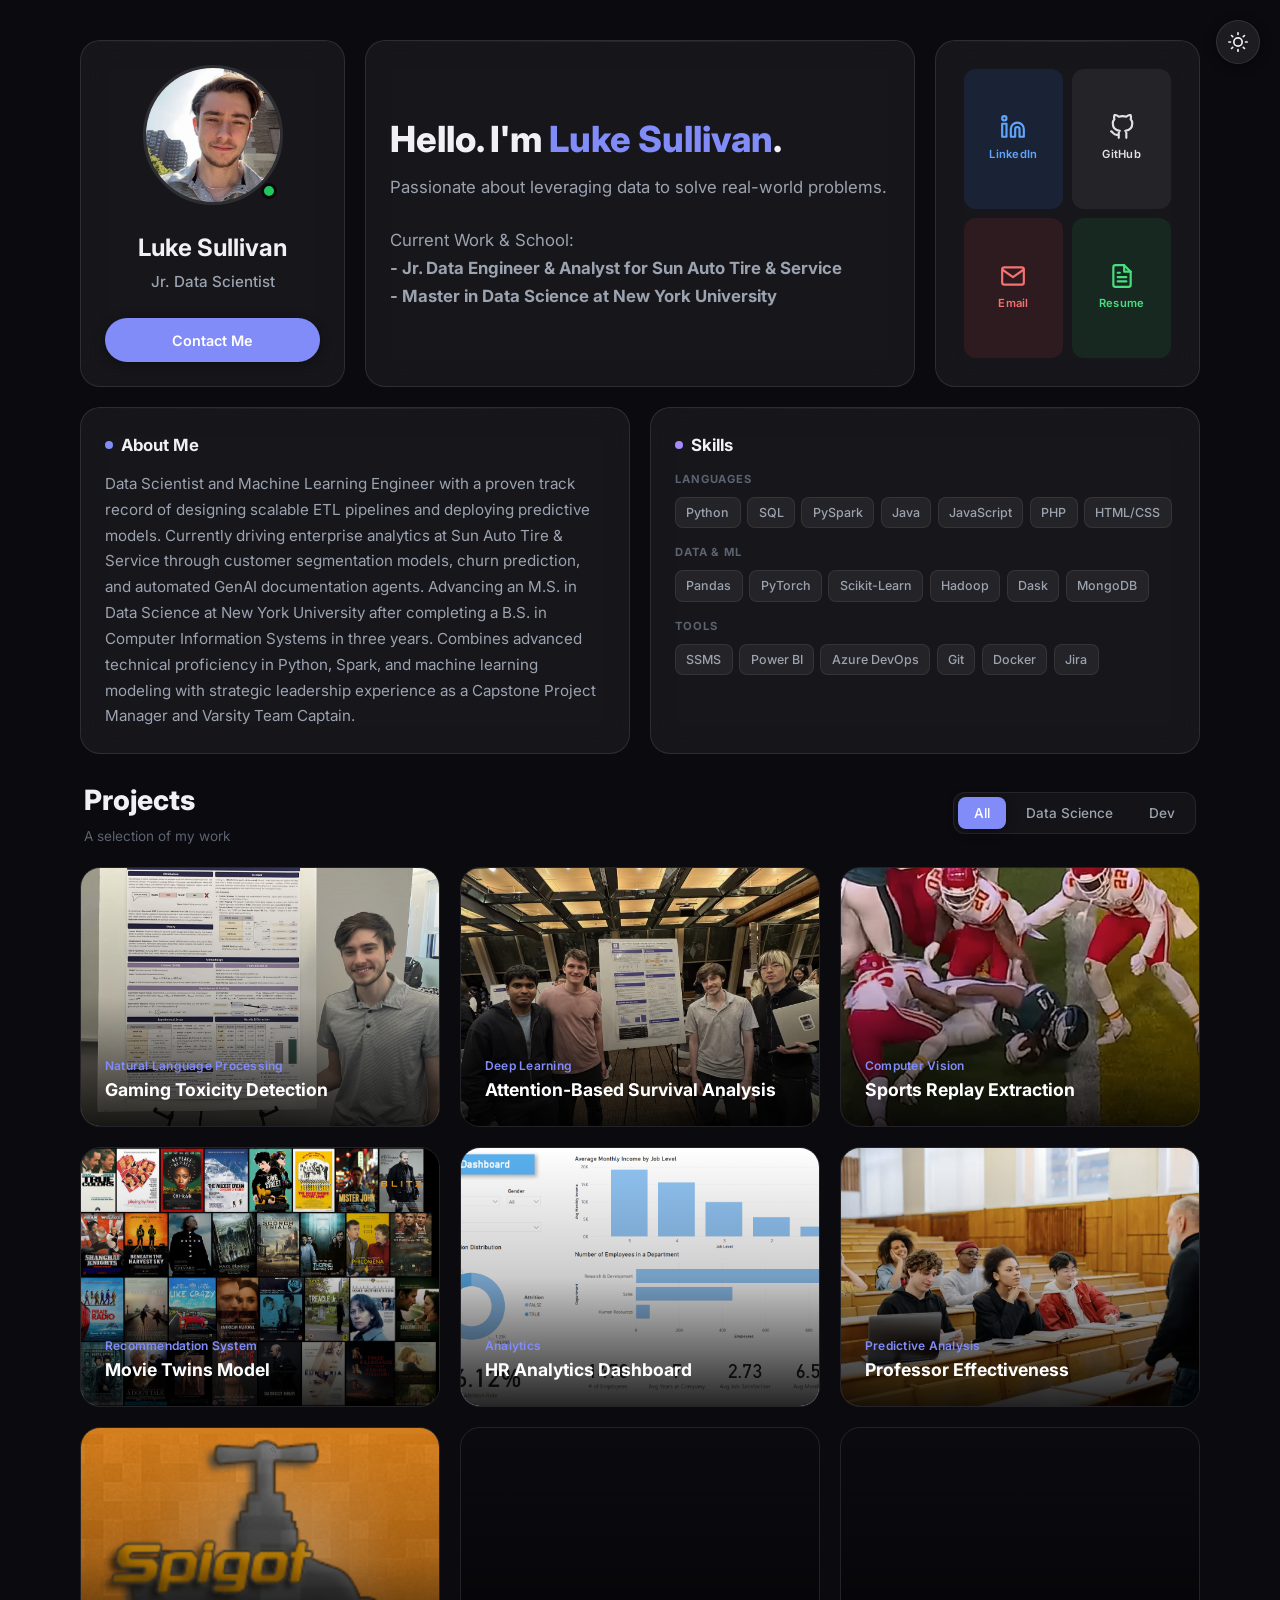
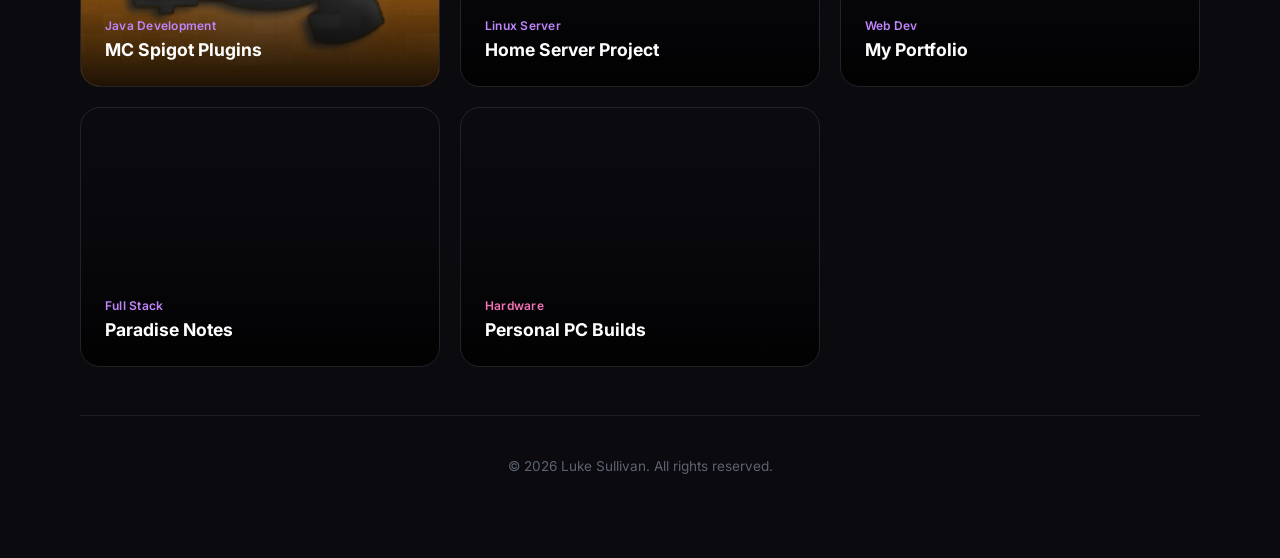
<file: index.html>
<!DOCTYPE html>
<html lang="en" data-theme="dark">

<head>
    <meta charset="UTF-8">
    <meta name="viewport" content="width=device-width, initial-scale=1.0">
    <title>Luke Sullivan – Data Science Portfolio</title>
    <meta name="description"
        content="Luke Sullivan's portfolio — Data Scientist & NYU Master's Student specializing in Python, SQL, and machine learning.">
    <link rel="stylesheet" href="styles.css">
</head>

<body>

    <!-- Theme Toggle -->
    <button class="theme-toggle" id="theme-toggle" aria-label="Toggle theme">
        <svg class="icon-sun" xmlns="http://www.w3.org/2000/svg" viewBox="0 0 24 24" fill="none" stroke="currentColor"
            stroke-width="2" stroke-linecap="round" stroke-linejoin="round">
            <circle cx="12" cy="12" r="5"></circle>
            <line x1="12" y1="1" x2="12" y2="3"></line>
            <line x1="12" y1="21" x2="12" y2="23"></line>
            <line x1="4.22" y1="4.22" x2="5.64" y2="5.64"></line>
            <line x1="18.36" y1="18.36" x2="19.78" y2="19.78"></line>
            <line x1="1" y1="12" x2="3" y2="12"></line>
            <line x1="21" y1="12" x2="23" y2="12"></line>
            <line x1="4.22" y1="19.78" x2="5.64" y2="18.36"></line>
            <line x1="18.36" y1="5.64" x2="19.78" y2="4.22"></line>
        </svg>
        <svg class="icon-moon" xmlns="http://www.w3.org/2000/svg" viewBox="0 0 24 24" fill="none" stroke="currentColor"
            stroke-width="2" stroke-linecap="round" stroke-linejoin="round">
            <path d="M21 12.79A9 9 0 1 1 11.21 3 7 7 0 0 0 21 12.79z"></path>
        </svg>
    </button>

    <div class="container">

        <!-- ===== BENTO GRID ===== -->
        <div class="bento-grid">

            <!-- 1 · Profile Card -->
            <div class="bento-card profile-card col-span-1 lg-col-span-1">
                <div class="profile-photo-wrapper">
                    <img src="profile.jfif" alt="Luke Sullivan" class="profile-photo"
                        onerror="this.onerror=null;this.src='https://placehold.co/160x160/1e1e2e/818cf8?text=LS';">
                    <div class="status-dot"></div>
                </div>
                <h1 class="profile-name">Luke Sullivan</h1>
                <p class="profile-title">Jr. Data Scientist</p>
                <a href="mailto:theeluke13@gmail.com" class="btn-primary">Contact Me</a>
            </div>

            <!-- 2 · Hero Card -->
            <div class="bento-card hero-card col-span-2 lg-col-span-2">
                <h2 class="hero-heading">
                    Hello. I'm <span class="accent">Luke Sullivan</span>.
                </h2>
                <p class="hero-sub">
                    Passionate about leveraging data to solve real-world problems.
                </p>
                <br>
                <p class="hero-sub">
                    Current Work & School:
                </p>
                <p class="hero-sub"><b>
                        - Jr. Data Engineer & Analyst for Sun Auto Tire & Service
                </p></b>
                <p class="hero-sub"><b>
                        - Master in Data Science at New York University
                </p></b>
            </div>

            <!-- 3 · Social Links -->
            <div class="bento-card social-card col-span-1 lg-col-span-1">
                <div class="social-grid">
                    <a href="https://www.linkedin.com/in/luke-c-sullivan/" target="_blank" class="social-link linkedin"
                        aria-label="LinkedIn">
                        <svg xmlns="http://www.w3.org/2000/svg" viewBox="0 0 24 24" fill="none" stroke="currentColor"
                            stroke-width="2" stroke-linecap="round" stroke-linejoin="round">
                            <path d="M16 8a6 6 0 0 1 6 6v7h-4v-7a2 2 0 0 0-2-2 2 2 0 0 0-2 2v7h-4v-7a6 6 0 0 1 6-6z">
                            </path>
                            <rect x="2" y="9" width="4" height="12"></rect>
                            <circle cx="4" cy="4" r="2"></circle>
                        </svg>
                        <span>LinkedIn</span>
                    </a>
                    <a href="https://github.com/TheeLuke" target="_blank" class="social-link github"
                        aria-label="GitHub">
                        <svg xmlns="http://www.w3.org/2000/svg" viewBox="0 0 24 24" fill="none" stroke="currentColor"
                            stroke-width="2" stroke-linecap="round" stroke-linejoin="round">
                            <path
                                d="M9 19c-5 1.5-5-2.5-7-3m14 6v-3.87a3.37 3.37 0 0 0-.94-2.61c3.14-.35 6.44-1.54 6.44-7A5.44 5.44 0 0 0 20 4.77 5.07 5.07 0 0 0 19.91 1S18.73.65 16 2.48a13.38 13.38 0 0 0-7 0C6.27.65 5.09 1 5.09 1A5.07 5.07 0 0 0 5 4.77a5.44 5.44 0 0 0-1.5 3.78c0 5.42 3.3 6.61 6.44 7A3.37 3.37 0 0 0 9 18.13V22">
                            </path>
                        </svg>
                        <span>GitHub</span>
                    </a>
                    <a href="mailto:luke.connor.sullivan+portfolio@gmail.com" class="social-link email"
                        aria-label="Email">
                        <svg xmlns="http://www.w3.org/2000/svg" viewBox="0 0 24 24" fill="none" stroke="currentColor"
                            stroke-width="2" stroke-linecap="round" stroke-linejoin="round">
                            <path d="M4 4h16c1.1 0 2 .9 2 2v12c0 1.1-.9 2-2 2H4c-1.1 0-2-.9-2-2V6c0-1.1.9-2 2-2z">
                            </path>
                            <polyline points="22,6 12,13 2,6"></polyline>
                        </svg>
                        <span>Email</span>
                    </a>
                    <a href="resume.pdf" target="_blank" class="social-link resume" aria-label="Resume">
                        <svg xmlns="http://www.w3.org/2000/svg" viewBox="0 0 24 24" fill="none" stroke="currentColor"
                            stroke-width="2" stroke-linecap="round" stroke-linejoin="round">
                            <path d="M14 2H6a2 2 0 0 0-2 2v16a2 2 0 0 0 2 2h12a2 2 0 0 0 2-2V8z"></path>
                            <polyline points="14 2 14 8 20 8"></polyline>
                            <line x1="16" y1="13" x2="8" y2="13"></line>
                            <line x1="16" y1="17" x2="8" y2="17"></line>
                            <polyline points="10 9 9 9 8 9"></polyline>
                        </svg>
                        <span>Resume</span>
                    </a>
                </div>
            </div>

            <!-- 4 · About Me -->
            <div class="bento-card col-span-2">
                <h3 class="section-label">
                    <span class="section-dot indigo"></span>
                    About Me
                </h3>
                <p class="about-text">
                    Data Scientist and Machine Learning Engineer with a proven track record of designing scalable ETL
                    pipelines and deploying predictive models. Currently driving enterprise analytics at Sun Auto Tire &
                    Service through customer segmentation models, churn prediction, and automated GenAI documentation
                    agents. Advancing an M.S. in Data Science at New York University after completing a B.S. in Computer
                    Information Systems in three years. Combines advanced technical proficiency in Python, Spark, and
                    machine learning modeling with strategic leadership experience as a Capstone Project Manager and
                    Varsity Team Captain.
                </p>
            </div>

            <!-- 5 · Skills -->
            <div class="bento-card skills-card col-span-full lg-col-span-2">
                <h3 class="section-label">
                    <span class="section-dot purple"></span>
                    Skills
                </h3>
                <div class="skills-section">
                    <p class="skills-category">Languages</p>
                    <div class="skills-tags">
                        <span class="skill-pill">Python</span>
                        <span class="skill-pill">SQL</span>
                        <span class="skill-pill">PySpark</span>
                        <span class="skill-pill">Java</span>
                        <span class="skill-pill">JavaScript</span>
                        <span class="skill-pill">PHP</span>
                        <span class="skill-pill">HTML/CSS</span>
                    </div>
                </div>
                <div class="skills-section">
                    <p class="skills-category">Data & ML</p>
                    <div class="skills-tags">
                        <span class="skill-pill">Pandas</span>
                        <span class="skill-pill">PyTorch</span>
                        <span class="skill-pill">Scikit-Learn</span>
                        <span class="skill-pill">Hadoop</span>
                        <span class="skill-pill">Dask</span>
                        <span class="skill-pill">MongoDB</span>
                    </div>
                </div>
                <div class="skills-section">
                    <p class="skills-category">Tools</p>
                    <div class="skills-tags">
                        <span class="skill-pill">SSMS</span>
                        <span class="skill-pill">Power BI</span>
                        <span class="skill-pill">Azure DevOps</span>
                        <span class="skill-pill">Git</span>
                        <span class="skill-pill">Docker</span>
                        <span class="skill-pill">Jira</span>
                    </div>
                </div>
            </div>

        </div><!-- /bento-grid -->

        <!-- ===== PROJECTS SECTION ===== -->
        <div class="projects-header">
            <div>
                <h2 class="projects-title">Projects</h2>
                <p class="projects-subtitle">A selection of my work</p>
            </div>
            <div class="filter-tabs">
                <button class="filter-btn active" data-filter="all" onclick="filterProjects('all')">All</button>
                <button class="filter-btn" data-filter="data-science" onclick="filterProjects('data-science')">Data
                    Science</button>
                <button class="filter-btn" data-filter="development"
                    onclick="filterProjects('development')">Dev</button>
            </div>
        </div>

        <div class="projects-grid" id="projects-grid">

            <!-- Data Science -->
            <a href="projects/toxicity_detection.html" class="project-card" data-category="data-science">
                <div class="project-bg" style="background-image: url('nlp_poster.jpg');"></div>
                <div class="project-overlay"></div>
                <div class="project-info">
                    <p class="project-category-label">Natural Language Processing</p>
                    <h3 class="project-card-title">Gaming Toxicity Detection</h3>
                </div>
            </a>

            <a href="projects/survival_analysis.html" class="project-card" data-category="data-science">
                <div class="project-bg" style="background-image: url('survival_poster.jpg');"></div>
                <div class="project-overlay"></div>
                <div class="project-info">
                    <p class="project-category-label">Deep Learning</p>
                    <h3 class="project-card-title">Attention-Based Survival Analysis</h3>
                </div>
            </a>

            <a href="projects/sports_replay.html" class="project-card" data-category="data-science">
                <div class="project-bg" style="background-image: url('sports_replay.png');"></div>
                <div class="project-overlay"></div>
                <div class="project-info">
                    <p class="project-category-label">Computer Vision</p>
                    <h3 class="project-card-title">Sports Replay Extraction</h3>
                </div>
            </a>

            <a href="projects/movie_rec.html" class="project-card" data-category="data-science">
                <div class="project-bg" style="background-image: url('movie_rec.jpg');"></div>
                <div class="project-overlay"></div>
                <div class="project-info">
                    <p class="project-category-label">Recommendation System</p>
                    <h3 class="project-card-title">Movie Twins Model</h3>
                </div>
            </a>

            <a href="projects/hr_dash.html" class="project-card" data-category="data-science">
                <div class="project-bg" style="background-image: url('hr_dashboard.png');"></div>
                <div class="project-overlay"></div>
                <div class="project-info">
                    <p class="project-category-label">Analytics</p>
                    <h3 class="project-card-title">HR Analytics Dashboard</h3>
                </div>
            </a>

            <a href="projects/prof.html" class="project-card" data-category="data-science">
                <div class="project-bg" style="background-image: url('prof.png');"></div>
                <div class="project-overlay"></div>
                <div class="project-info">
                    <p class="project-category-label">Predictive Analysis</p>
                    <h3 class="project-card-title">Professor Effectiveness</h3>
                </div>
            </a>

            <!-- Development -->
            <a href="#" class="project-card" data-category="development">
                <div class="project-bg" style="background-image: url('spigot.png');"></div>
                <div class="project-overlay"></div>
                <div class="project-info">
                    <p class="project-category-label">Java Development</p>
                    <h3 class="project-card-title">MC Spigot Plugins</h3>
                </div>
            </a>

            <a href="#" class="project-card" data-category="development">
                <div class="project-bg"
                    style="background-image: url('https://placehold.co/600x600/4f46e5/ffffff?text=Home Server');"></div>
                <div class="project-overlay"></div>
                <div class="project-info">
                    <p class="project-category-label">Linux Server</p>
                    <h3 class="project-card-title">Home Server Project</h3>
                </div>
            </a>

            <a href="#" class="project-card" data-category="development">
                <div class="project-bg"
                    style="background-image: url('https://placehold.co/600x600/4f46e5/ffffff?text=Portfolio');"></div>
                <div class="project-overlay"></div>
                <div class="project-info">
                    <p class="project-category-label">Web Dev</p>
                    <h3 class="project-card-title">My Portfolio</h3>
                </div>
            </a>

            <a href="#" class="project-card" data-category="development">
                <div class="project-bg"
                    style="background-image: url('https://placehold.co/600x600/4f46e5/ffffff?text=Paradise+Notes');">
                </div>
                <div class="project-overlay"></div>
                <div class="project-info">
                    <p class="project-category-label">Full Stack</p>
                    <h3 class="project-card-title">Paradise Notes</h3>
                </div>
            </a>

            <!-- Other -->
            <a href="#" class="project-card" data-category="other">
                <div class="project-bg"
                    style="background-image: url('https://placehold.co/600x600/9333ea/ffffff?text=PC+Builds');"></div>
                <div class="project-overlay"></div>
                <div class="project-info">
                    <p class="project-category-label">Hardware</p>
                    <h3 class="project-card-title">Personal PC Builds</h3>
                </div>
            </a>

        </div><!-- /projects-grid -->

        <footer class="site-footer">
            &copy; <span id="footer-year"></span> Luke Sullivan. All rights reserved.
        </footer>

    </div><!-- /container -->

    <script>
        /* ---- Theme Toggle ---- */
        (function () {
            const toggle = document.getElementById('theme-toggle');
            const html = document.documentElement;

            // Load saved preference
            const saved = localStorage.getItem('theme');
            if (saved) {
                html.setAttribute('data-theme', saved);
            }

            toggle.addEventListener('click', () => {
                const current = html.getAttribute('data-theme');
                const next = current === 'dark' ? 'light' : 'dark';
                html.setAttribute('data-theme', next);
                localStorage.setItem('theme', next);
            });
        })();

        /* ---- Project Filtering ---- */
        function filterProjects(category) {
            const cards = document.querySelectorAll('.project-card');
            const buttons = document.querySelectorAll('.filter-btn');

            buttons.forEach(btn => {
                btn.classList.toggle('active', btn.dataset.filter === category);
            });

            cards.forEach(card => {
                if (category === 'all' || card.dataset.category === category) {
                    card.classList.remove('hidden');
                    card.animate([
                        { opacity: 0, transform: 'scale(0.95)' },
                        { opacity: 1, transform: 'scale(1)' }
                    ], { duration: 300, easing: 'ease-out' });
                } else {
                    card.classList.add('hidden');
                }
            });
        }

        /* ---- Footer Year ---- */
        document.getElementById('footer-year').textContent = new Date().getFullYear();
    </script>

</body>

</html>
</file>
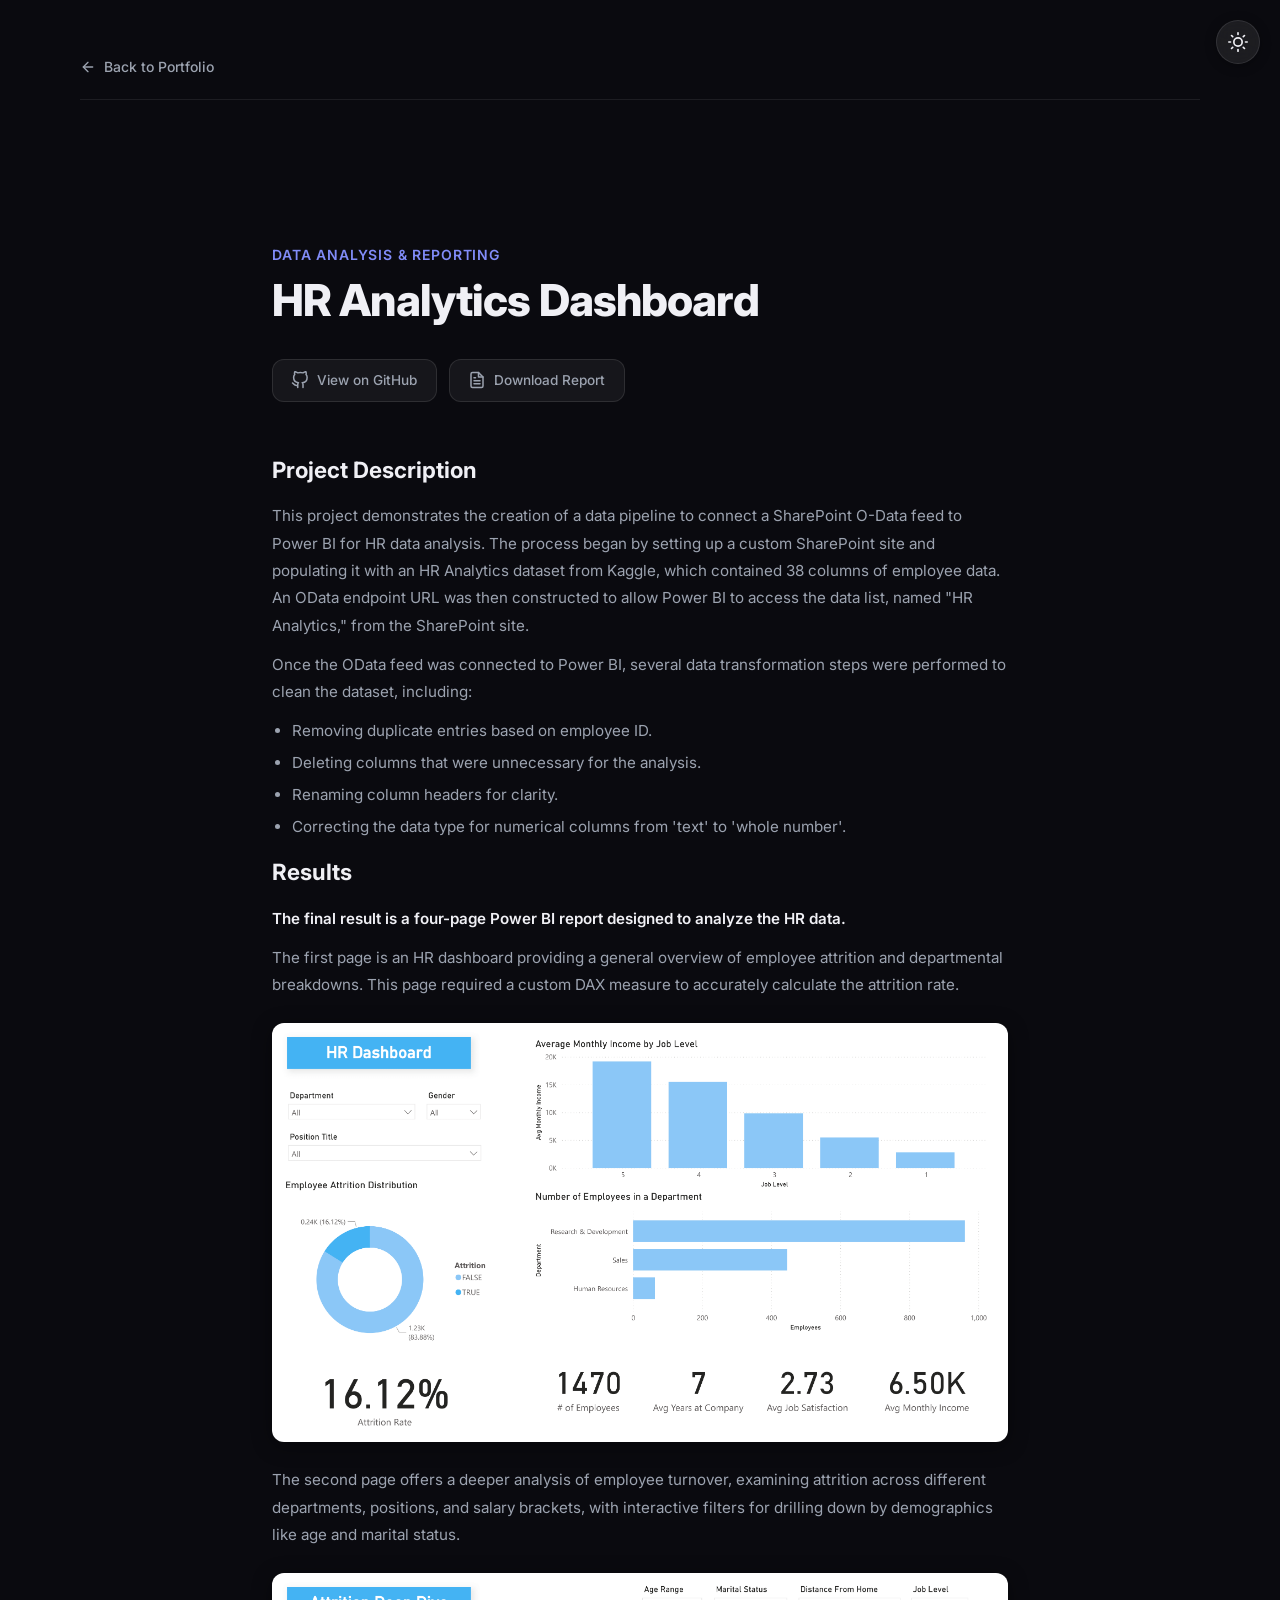
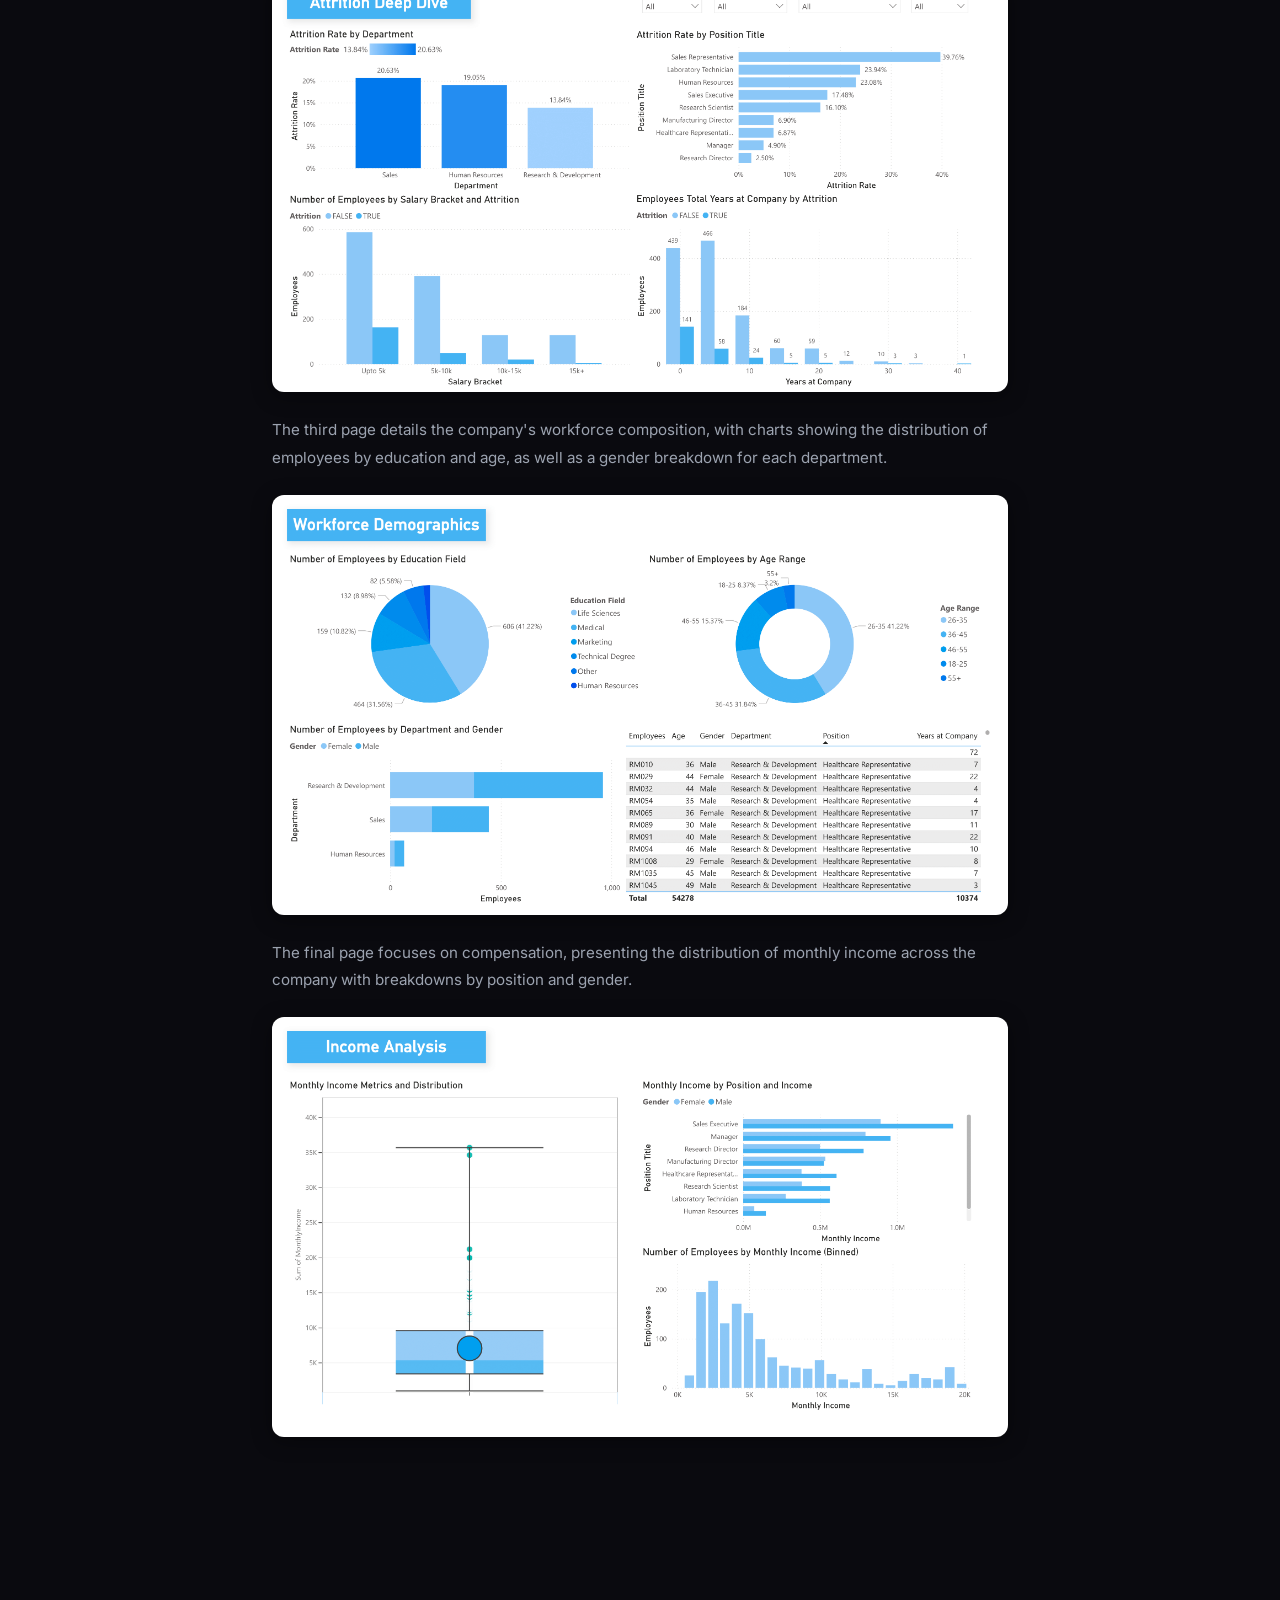
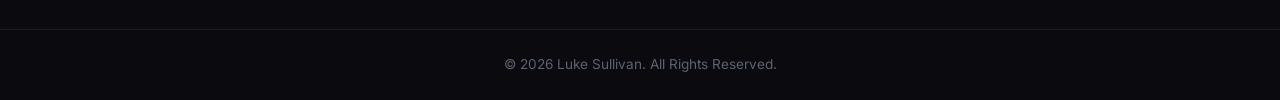
<file: projects/hr_dash.html>
<!DOCTYPE html>
<html lang="en" data-theme="dark">
<head>
    <meta charset="UTF-8">
    <meta name="viewport" content="width=device-width, initial-scale=1.0">
    <title>HR Dashboard – Luke Sullivan</title>
    <meta name="description" content="HR Analytics Dashboard built with SharePoint OData feed and Power BI for employee attrition analysis.">
    <link rel="stylesheet" href="../styles.css">
</head>
<body>

    <!-- Theme Toggle -->
    <button class="theme-toggle" id="theme-toggle" aria-label="Toggle theme">
        <svg class="icon-sun" xmlns="http://www.w3.org/2000/svg" viewBox="0 0 24 24" fill="none" stroke="currentColor" stroke-width="2" stroke-linecap="round" stroke-linejoin="round">
            <circle cx="12" cy="12" r="5"></circle><line x1="12" y1="1" x2="12" y2="3"></line><line x1="12" y1="21" x2="12" y2="23"></line><line x1="4.22" y1="4.22" x2="5.64" y2="5.64"></line><line x1="18.36" y1="18.36" x2="19.78" y2="19.78"></line><line x1="1" y1="12" x2="3" y2="12"></line><line x1="21" y1="12" x2="23" y2="12"></line><line x1="4.22" y1="19.78" x2="5.64" y2="18.36"></line><line x1="18.36" y1="5.64" x2="19.78" y2="4.22"></line>
        </svg>
        <svg class="icon-moon" xmlns="http://www.w3.org/2000/svg" viewBox="0 0 24 24" fill="none" stroke="currentColor" stroke-width="2" stroke-linecap="round" stroke-linejoin="round">
            <path d="M21 12.79A9 9 0 1 1 11.21 3 7 7 0 0 0 21 12.79z"></path>
        </svg>
    </button>

    <!-- Back Nav -->
    <div class="container">
        <nav class="project-header-nav">
            <a href="../index.html" class="back-link">
                <svg xmlns="http://www.w3.org/2000/svg" viewBox="0 0 24 24" fill="none" stroke="currentColor" stroke-width="2" stroke-linecap="round" stroke-linejoin="round"><line x1="19" y1="12" x2="5" y2="12"></line><polyline points="12 19 5 12 12 5"></polyline></svg>
                Back to Portfolio
            </a>
        </nav>
    </div>

    <main class="container">
        <div class="project-detail">

            <p class="project-detail-category">Data Analysis & Reporting</p>
            <h1 class="project-detail-title">HR Analytics Dashboard</h1>

            <div class="action-buttons">
                <a href="https://github.com/TheeLuke/HR-Data-Analysis.git" target="_blank" class="btn-action outline">
                    <svg xmlns="http://www.w3.org/2000/svg" viewBox="0 0 24 24" fill="none" stroke="currentColor" stroke-width="2" stroke-linecap="round" stroke-linejoin="round"><path d="M9 19c-5 1.5-5-2.5-7-3m14 6v-3.87a3.37 3.37 0 0 0-.94-2.61c3.14-.35 6.44-1.54 6.44-7A5.44 5.44 0 0 0 20 4.77 5.07 5.07 0 0 0 19.91 1S18.73.65 16 2.48a13.38 13.38 0 0 0-7 0C6.27.65 5.09 1 5.09 1A5.07 5.07 0 0 0 5 4.77a5.44 5.44 0 0 0-1.5 3.78c0 5.42 3.3 6.61 6.44 7A3.37 3.37 0 0 0 9 18.13V22"></path></svg>
                    View on GitHub
                </a>
                <a href="HR_dashboard.pdf" class="btn-action outline">
                    <svg xmlns="http://www.w3.org/2000/svg" viewBox="0 0 24 24" fill="none" stroke="currentColor" stroke-width="2" stroke-linecap="round" stroke-linejoin="round"><path d="M14 2H6a2 2 0 0 0-2 2v16a2 2 0 0 0 2 2h12a2 2 0 0 0 2-2V8z"></path><polyline points="14 2 14 8 20 8"></polyline><line x1="16" y1="13" x2="8" y2="13"></line><line x1="16" y1="17" x2="8" y2="17"></line><polyline points="10 9 9 9 8 9"></polyline></svg>
                    Download Report
                </a>
            </div>

            <div class="prose-content">
                <section>
                    <h2>Project Description</h2>
                    <p>This project demonstrates the creation of a data pipeline to connect a SharePoint O-Data feed to Power BI for HR data analysis. The process began by setting up a custom SharePoint site and populating it with an HR Analytics dataset from Kaggle, which contained 38 columns of employee data. An OData endpoint URL was then constructed to allow Power BI to access the data list, named "HR Analytics," from the SharePoint site.</p>
                    <p>Once the OData feed was connected to Power BI, several data transformation steps were performed to clean the dataset, including:</p>
                    <ul>
                        <li>Removing duplicate entries based on employee ID.</li>
                        <li>Deleting columns that were unnecessary for the analysis.</li>
                        <li>Renaming column headers for clarity.</li>
                        <li>Correcting the data type for numerical columns from 'text' to 'whole number'.</li>
                    </ul>
                </section>

                <section>
                    <h2>Results</h2>
                    <p><strong>The final result is a four-page Power BI report designed to analyze the HR data.</strong></p>

                    <p>The first page is an HR dashboard providing a general overview of employee attrition and departmental breakdowns. This page required a custom DAX measure to accurately calculate the attrition rate.</p>
                    <img src="HR_dashboard/HR_dashboard-1.png" alt="HR Dashboard - Overview"
                         onerror="this.onerror=null;this.src='https://placehold.co/800x450/1e1e2e/818cf8?text=Image+Not+Found';">

                    <p>The second page offers a deeper analysis of employee turnover, examining attrition across different departments, positions, and salary brackets, with interactive filters for drilling down by demographics like age and marital status.</p>
                    <img src="HR_dashboard/HR_dashboard-2.png" alt="HR Dashboard - Turnover Analysis"
                         onerror="this.onerror=null;this.src='https://placehold.co/800x450/1e1e2e/818cf8?text=Image+Not+Found';">

                    <p>The third page details the company's workforce composition, with charts showing the distribution of employees by education and age, as well as a gender breakdown for each department.</p>
                    <img src="HR_dashboard/HR_dashboard-3.png" alt="HR Dashboard - Workforce Composition"
                         onerror="this.onerror=null;this.src='https://placehold.co/800x450/1e1e2e/818cf8?text=Image+Not+Found';">

                    <p>The final page focuses on compensation, presenting the distribution of monthly income across the company with breakdowns by position and gender.</p>
                    <img src="HR_dashboard/HR_dashboard-4.png" alt="HR Dashboard - Compensation"
                         onerror="this.onerror=null;this.src='https://placehold.co/800x450/1e1e2e/818cf8?text=Image+Not+Found';">
                </section>
            </div>

        </div>
    </main>

    <footer class="project-footer">
        &copy; <span id="footer-year"></span> Luke Sullivan. All Rights Reserved.
    </footer>

    <script>
        (function() {
            const toggle = document.getElementById('theme-toggle');
            const html = document.documentElement;
            const saved = localStorage.getItem('theme');
            if (saved) html.setAttribute('data-theme', saved);
            toggle.addEventListener('click', () => {
                const next = html.getAttribute('data-theme') === 'dark' ? 'light' : 'dark';
                html.setAttribute('data-theme', next);
                localStorage.setItem('theme', next);
            });
            document.getElementById('footer-year').textContent = new Date().getFullYear();
        })();
    </script>
</body>
</html>
</file>
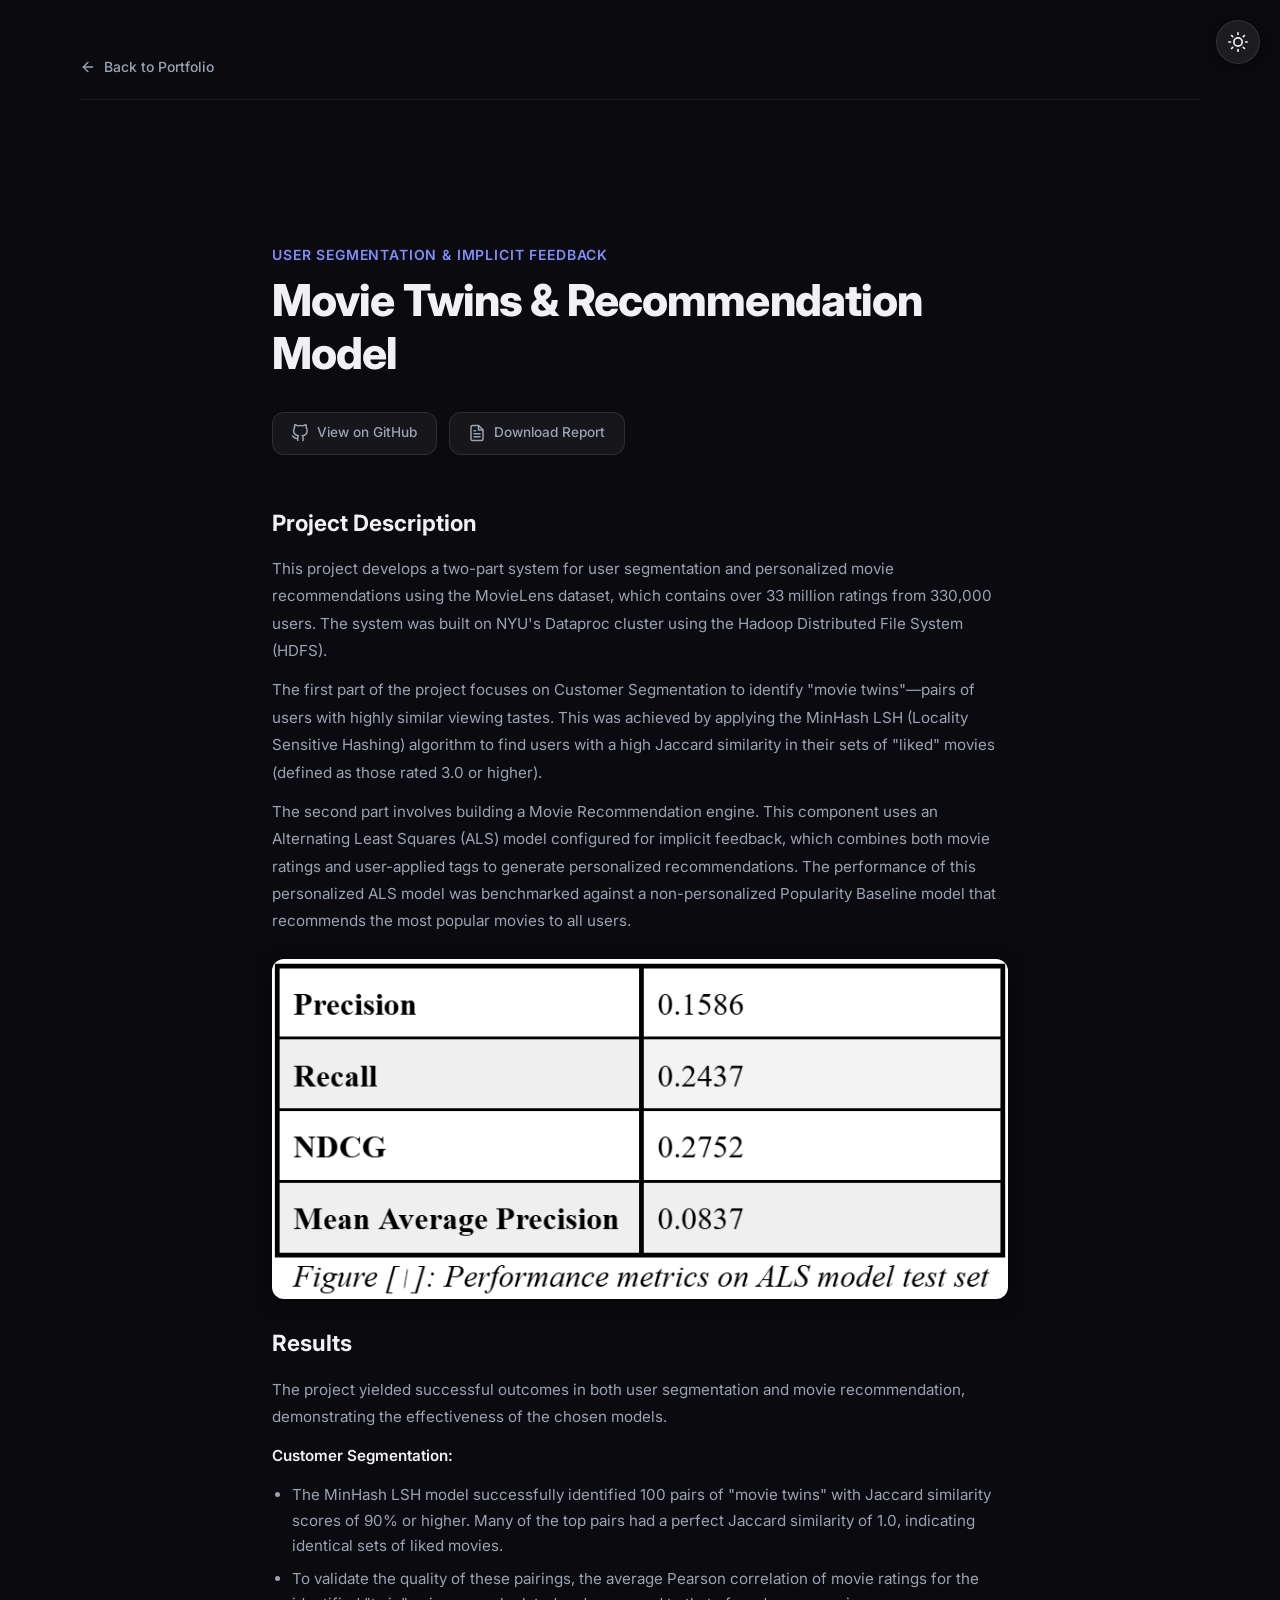
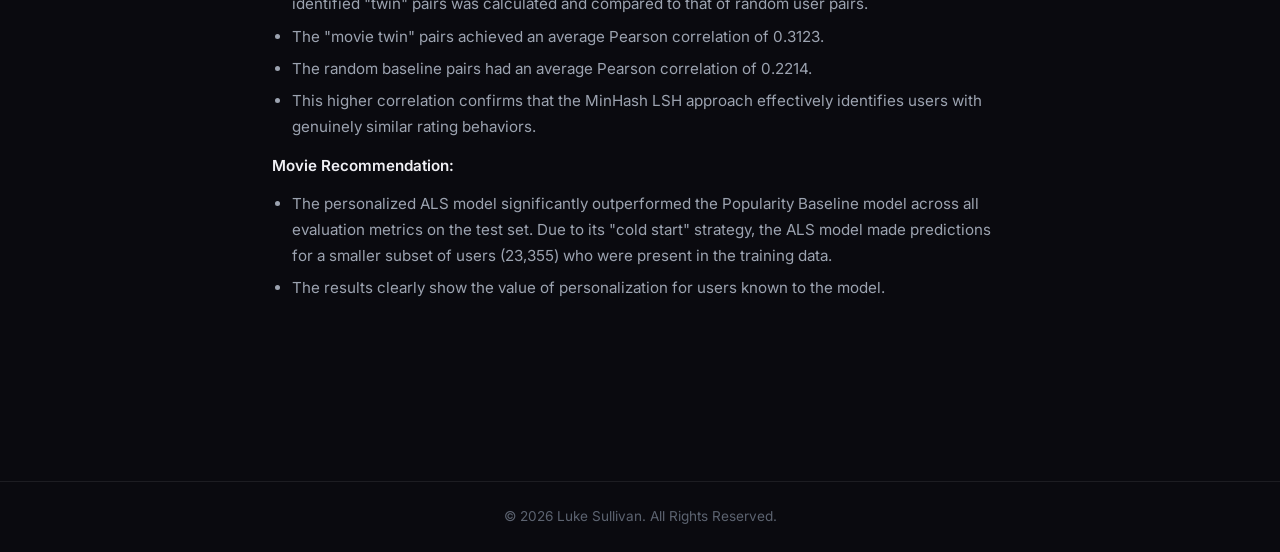
<file: projects/movie_rec.html>
<!DOCTYPE html>
<html lang="en" data-theme="dark">
<head>
    <meta charset="UTF-8">
    <meta name="viewport" content="width=device-width, initial-scale=1.0">
    <title>Movie Recommendation – Luke Sullivan</title>
    <meta name="description" content="Movie Twins & Recommendation Model using MinHash LSH and ALS on the MovieLens dataset.">
    <link rel="stylesheet" href="../styles.css">
</head>
<body>

    <!-- Theme Toggle -->
    <button class="theme-toggle" id="theme-toggle" aria-label="Toggle theme">
        <svg class="icon-sun" xmlns="http://www.w3.org/2000/svg" viewBox="0 0 24 24" fill="none" stroke="currentColor" stroke-width="2" stroke-linecap="round" stroke-linejoin="round">
            <circle cx="12" cy="12" r="5"></circle><line x1="12" y1="1" x2="12" y2="3"></line><line x1="12" y1="21" x2="12" y2="23"></line><line x1="4.22" y1="4.22" x2="5.64" y2="5.64"></line><line x1="18.36" y1="18.36" x2="19.78" y2="19.78"></line><line x1="1" y1="12" x2="3" y2="12"></line><line x1="21" y1="12" x2="23" y2="12"></line><line x1="4.22" y1="19.78" x2="5.64" y2="18.36"></line><line x1="18.36" y1="5.64" x2="19.78" y2="4.22"></line>
        </svg>
        <svg class="icon-moon" xmlns="http://www.w3.org/2000/svg" viewBox="0 0 24 24" fill="none" stroke="currentColor" stroke-width="2" stroke-linecap="round" stroke-linejoin="round">
            <path d="M21 12.79A9 9 0 1 1 11.21 3 7 7 0 0 0 21 12.79z"></path>
        </svg>
    </button>

    <!-- Back Nav -->
    <div class="container">
        <nav class="project-header-nav">
            <a href="../index.html" class="back-link">
                <svg xmlns="http://www.w3.org/2000/svg" viewBox="0 0 24 24" fill="none" stroke="currentColor" stroke-width="2" stroke-linecap="round" stroke-linejoin="round"><line x1="19" y1="12" x2="5" y2="12"></line><polyline points="12 19 5 12 12 5"></polyline></svg>
                Back to Portfolio
            </a>
        </nav>
    </div>

    <main class="container">
        <div class="project-detail">

            <p class="project-detail-category">User Segmentation & Implicit Feedback</p>
            <h1 class="project-detail-title">Movie Twins & Recommendation Model</h1>

            <div class="action-buttons">
                <a href="https://github.com/TheeLuke/Movie-Ratings-Analysis.git" target="_blank" class="btn-action outline">
                    <svg xmlns="http://www.w3.org/2000/svg" viewBox="0 0 24 24" fill="none" stroke="currentColor" stroke-width="2" stroke-linecap="round" stroke-linejoin="round"><path d="M9 19c-5 1.5-5-2.5-7-3m14 6v-3.87a3.37 3.37 0 0 0-.94-2.61c3.14-.35 6.44-1.54 6.44-7A5.44 5.44 0 0 0 20 4.77 5.07 5.07 0 0 0 19.91 1S18.73.65 16 2.48a13.38 13.38 0 0 0-7 0C6.27.65 5.09 1 5.09 1A5.07 5.07 0 0 0 5 4.77a5.44 5.44 0 0 0-1.5 3.78c0 5.42 3.3 6.61 6.44 7A3.37 3.37 0 0 0 9 18.13V22"></path></svg>
                    View on GitHub
                </a>
                <a href="movie_rec.pdf" class="btn-action outline">
                    <svg xmlns="http://www.w3.org/2000/svg" viewBox="0 0 24 24" fill="none" stroke="currentColor" stroke-width="2" stroke-linecap="round" stroke-linejoin="round"><path d="M14 2H6a2 2 0 0 0-2 2v16a2 2 0 0 0 2 2h12a2 2 0 0 0 2-2V8z"></path><polyline points="14 2 14 8 20 8"></polyline><line x1="16" y1="13" x2="8" y2="13"></line><line x1="16" y1="17" x2="8" y2="17"></line><polyline points="10 9 9 9 8 9"></polyline></svg>
                    Download Report
                </a>
            </div>

            <div class="prose-content">
                <section>
                    <h2>Project Description</h2>
                    <p>This project develops a two-part system for user segmentation and personalized movie recommendations using the MovieLens dataset, which contains over 33 million ratings from 330,000 users. The system was built on NYU's Dataproc cluster using the Hadoop Distributed File System (HDFS).</p>
                    <p>The first part of the project focuses on Customer Segmentation to identify "movie twins"—pairs of users with highly similar viewing tastes. This was achieved by applying the MinHash LSH (Locality Sensitive Hashing) algorithm to find users with a high Jaccard similarity in their sets of "liked" movies (defined as those rated 3.0 or higher).</p>
                    <p>The second part involves building a Movie Recommendation engine. This component uses an Alternating Least Squares (ALS) model configured for implicit feedback, which combines both movie ratings and user-applied tags to generate personalized recommendations. The performance of this personalized ALS model was benchmarked against a non-personalized Popularity Baseline model that recommends the most popular movies to all users.</p>
                    <img src="movie_rec.png" alt="Movie Recommendation system architecture"
                         onerror="this.onerror=null;this.src='https://placehold.co/800x450/1e1e2e/818cf8?text=Image+Not+Found';">
                </section>

                <section>
                    <h2>Results</h2>
                    <p>The project yielded successful outcomes in both user segmentation and movie recommendation, demonstrating the effectiveness of the chosen models.</p>

                    <p><strong>Customer Segmentation:</strong></p>
                    <ul>
                        <li>The MinHash LSH model successfully identified 100 pairs of "movie twins" with Jaccard similarity scores of 90% or higher. Many of the top pairs had a perfect Jaccard similarity of 1.0, indicating identical sets of liked movies.</li>
                        <li>To validate the quality of these pairings, the average Pearson correlation of movie ratings for the identified "twin" pairs was calculated and compared to that of random user pairs.</li>
                        <li>The "movie twin" pairs achieved an average Pearson correlation of 0.3123.</li>
                        <li>The random baseline pairs had an average Pearson correlation of 0.2214.</li>
                        <li>This higher correlation confirms that the MinHash LSH approach effectively identifies users with genuinely similar rating behaviors.</li>
                    </ul>

                    <p><strong>Movie Recommendation:</strong></p>
                    <ul>
                        <li>The personalized ALS model significantly outperformed the Popularity Baseline model across all evaluation metrics on the test set. Due to its "cold start" strategy, the ALS model made predictions for a smaller subset of users (23,355) who were present in the training data.</li>
                        <li>The results clearly show the value of personalization for users known to the model.</li>
                    </ul>
                </section>
            </div>

        </div>
    </main>

    <footer class="project-footer">
        &copy; <span id="footer-year"></span> Luke Sullivan. All Rights Reserved.
    </footer>

    <script>
        (function() {
            const toggle = document.getElementById('theme-toggle');
            const html = document.documentElement;
            const saved = localStorage.getItem('theme');
            if (saved) html.setAttribute('data-theme', saved);
            toggle.addEventListener('click', () => {
                const next = html.getAttribute('data-theme') === 'dark' ? 'light' : 'dark';
                html.setAttribute('data-theme', next);
                localStorage.setItem('theme', next);
            });
            document.getElementById('footer-year').textContent = new Date().getFullYear();
        })();
    </script>
</body>
</html>
</file>
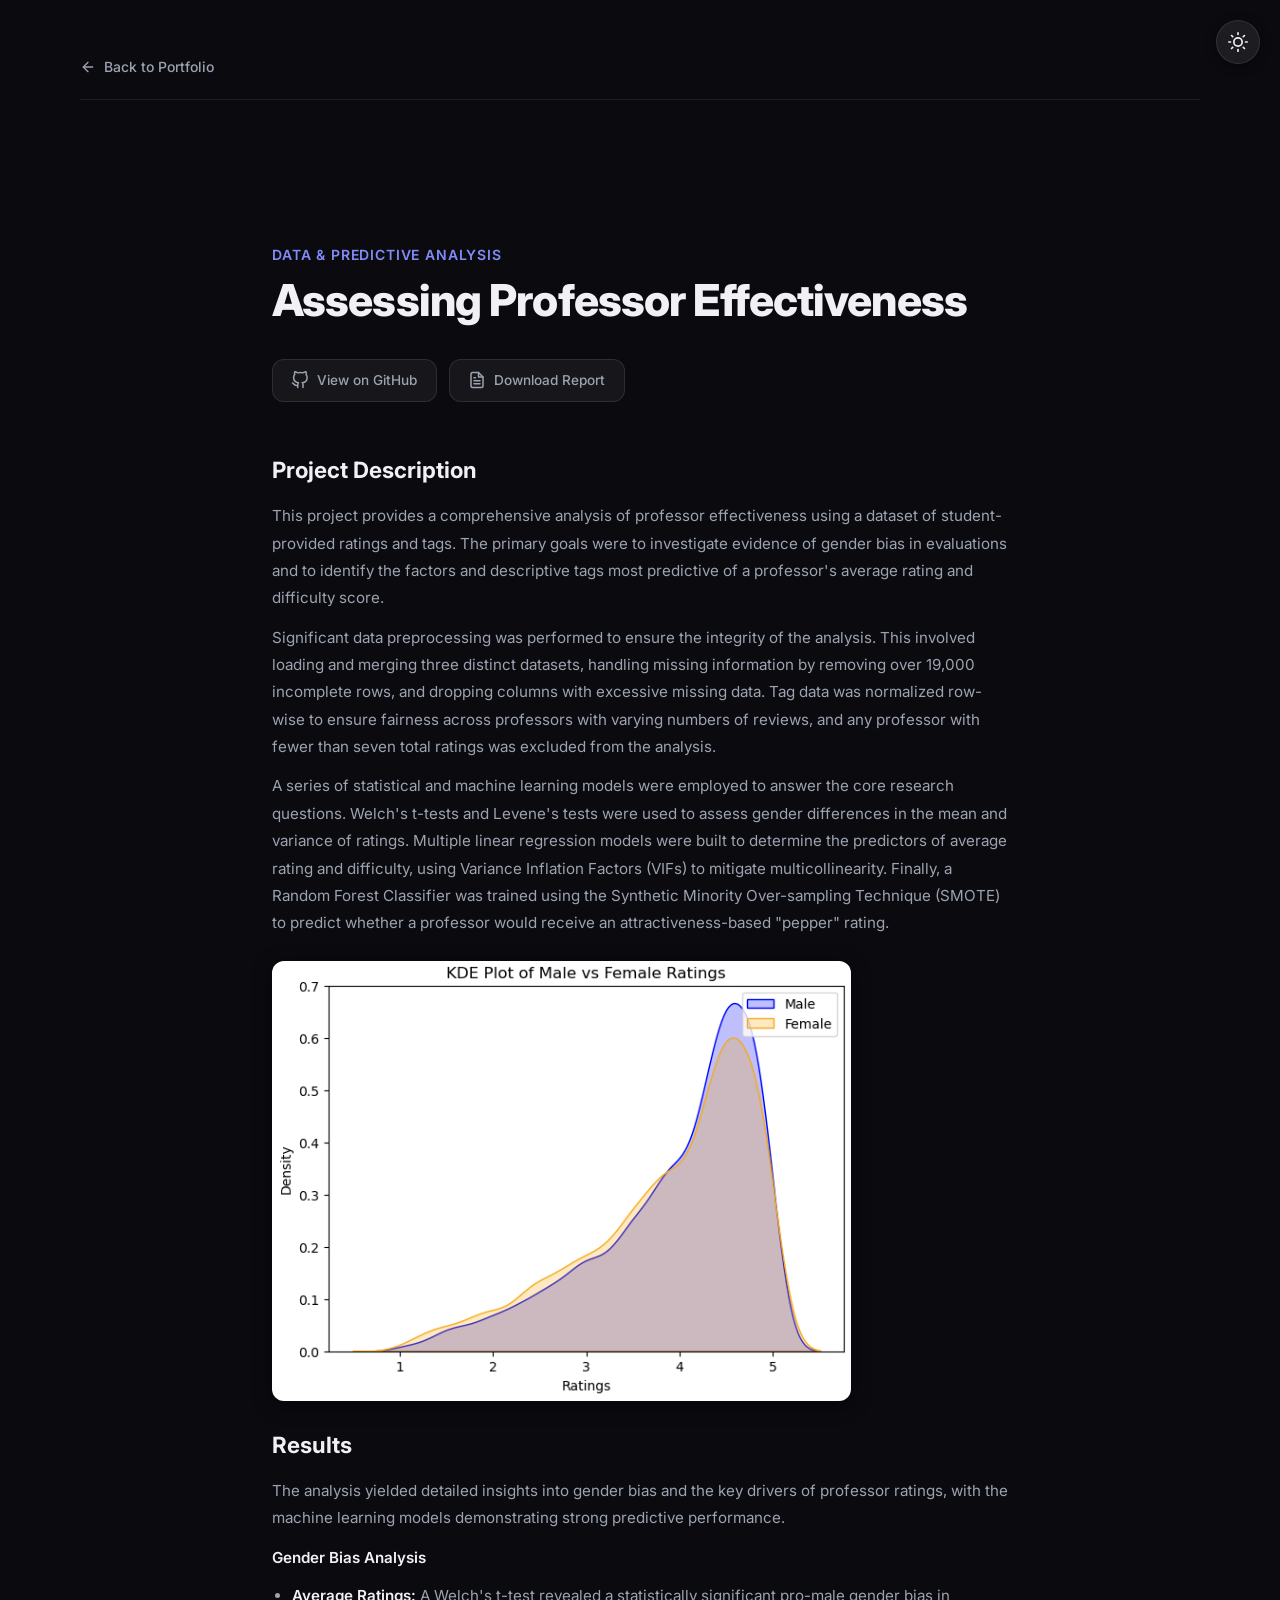
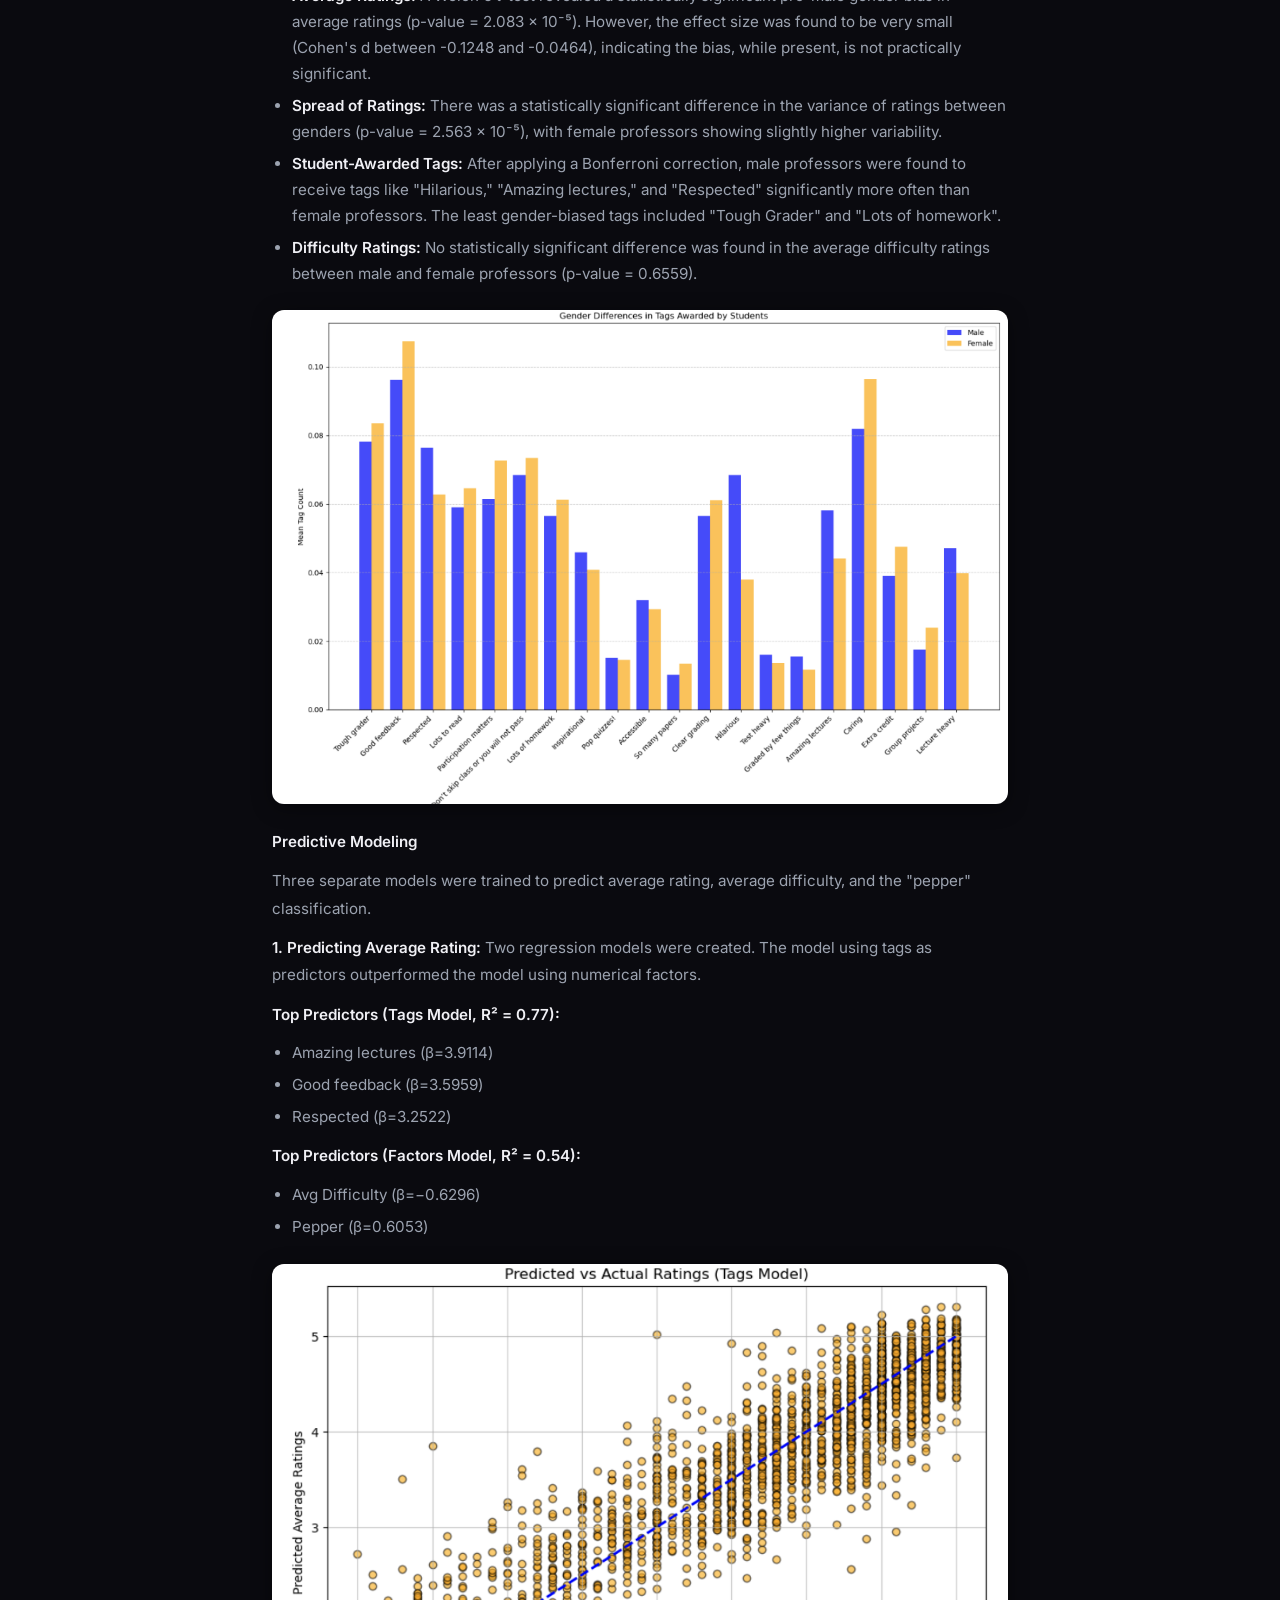
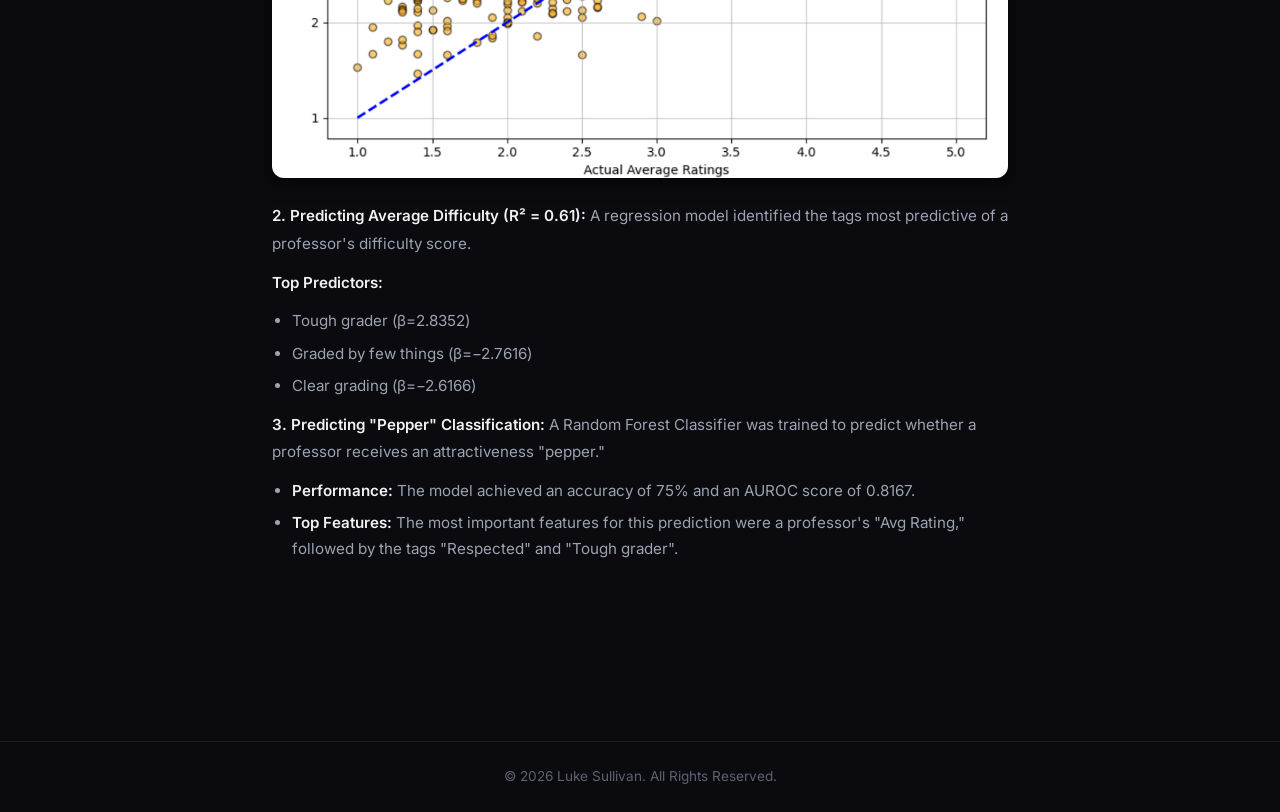
<file: projects/prof.html>
<!DOCTYPE html>
<html lang="en" data-theme="dark">
<head>
    <meta charset="UTF-8">
    <meta name="viewport" content="width=device-width, initial-scale=1.0">
    <title>Professor Effectiveness – Luke Sullivan</title>
    <meta name="description" content="Assessing Professor Effectiveness — Gender bias analysis and predictive modeling of professor ratings.">
    <link rel="stylesheet" href="../styles.css">
</head>
<body>

    <!-- Theme Toggle -->
    <button class="theme-toggle" id="theme-toggle" aria-label="Toggle theme">
        <svg class="icon-sun" xmlns="http://www.w3.org/2000/svg" viewBox="0 0 24 24" fill="none" stroke="currentColor" stroke-width="2" stroke-linecap="round" stroke-linejoin="round">
            <circle cx="12" cy="12" r="5"></circle><line x1="12" y1="1" x2="12" y2="3"></line><line x1="12" y1="21" x2="12" y2="23"></line><line x1="4.22" y1="4.22" x2="5.64" y2="5.64"></line><line x1="18.36" y1="18.36" x2="19.78" y2="19.78"></line><line x1="1" y1="12" x2="3" y2="12"></line><line x1="21" y1="12" x2="23" y2="12"></line><line x1="4.22" y1="19.78" x2="5.64" y2="18.36"></line><line x1="18.36" y1="5.64" x2="19.78" y2="4.22"></line>
        </svg>
        <svg class="icon-moon" xmlns="http://www.w3.org/2000/svg" viewBox="0 0 24 24" fill="none" stroke="currentColor" stroke-width="2" stroke-linecap="round" stroke-linejoin="round">
            <path d="M21 12.79A9 9 0 1 1 11.21 3 7 7 0 0 0 21 12.79z"></path>
        </svg>
    </button>

    <!-- Back Nav -->
    <div class="container">
        <nav class="project-header-nav">
            <a href="../index.html" class="back-link">
                <svg xmlns="http://www.w3.org/2000/svg" viewBox="0 0 24 24" fill="none" stroke="currentColor" stroke-width="2" stroke-linecap="round" stroke-linejoin="round"><line x1="19" y1="12" x2="5" y2="12"></line><polyline points="12 19 5 12 12 5"></polyline></svg>
                Back to Portfolio
            </a>
        </nav>
    </div>

    <main class="container">
        <div class="project-detail">

            <p class="project-detail-category">Data & Predictive Analysis</p>
            <h1 class="project-detail-title">Assessing Professor Effectiveness</h1>

            <div class="action-buttons">
                <a href="https://github.com/TheeLuke/Professor-Effectiveness.git" target="_blank" class="btn-action outline">
                    <svg xmlns="http://www.w3.org/2000/svg" viewBox="0 0 24 24" fill="none" stroke="currentColor" stroke-width="2" stroke-linecap="round" stroke-linejoin="round"><path d="M9 19c-5 1.5-5-2.5-7-3m14 6v-3.87a3.37 3.37 0 0 0-.94-2.61c3.14-.35 6.44-1.54 6.44-7A5.44 5.44 0 0 0 20 4.77 5.07 5.07 0 0 0 19.91 1S18.73.65 16 2.48a13.38 13.38 0 0 0-7 0C6.27.65 5.09 1 5.09 1A5.07 5.07 0 0 0 5 4.77a5.44 5.44 0 0 0-1.5 3.78c0 5.42 3.3 6.61 6.44 7A3.37 3.37 0 0 0 9 18.13V22"></path></svg>
                    View on GitHub
                </a>
                <a href="prof.pdf" class="btn-action outline">
                    <svg xmlns="http://www.w3.org/2000/svg" viewBox="0 0 24 24" fill="none" stroke="currentColor" stroke-width="2" stroke-linecap="round" stroke-linejoin="round"><path d="M14 2H6a2 2 0 0 0-2 2v16a2 2 0 0 0 2 2h12a2 2 0 0 0 2-2V8z"></path><polyline points="14 2 14 8 20 8"></polyline><line x1="16" y1="13" x2="8" y2="13"></line><line x1="16" y1="17" x2="8" y2="17"></line><polyline points="10 9 9 9 8 9"></polyline></svg>
                    Download Report
                </a>
            </div>

            <div class="prose-content">
                <section>
                    <h2>Project Description</h2>
                    <p>This project provides a comprehensive analysis of professor effectiveness using a dataset of student-provided ratings and tags. The primary goals were to investigate evidence of gender bias in evaluations and to identify the factors and descriptive tags most predictive of a professor's average rating and difficulty score.</p>
                    <p>Significant data preprocessing was performed to ensure the integrity of the analysis. This involved loading and merging three distinct datasets, handling missing information by removing over 19,000 incomplete rows, and dropping columns with excessive missing data. Tag data was normalized row-wise to ensure fairness across professors with varying numbers of reviews, and any professor with fewer than seven total ratings was excluded from the analysis.</p>
                    <p>A series of statistical and machine learning models were employed to answer the core research questions. Welch's t-tests and Levene's tests were used to assess gender differences in the mean and variance of ratings. Multiple linear regression models were built to determine the predictors of average rating and difficulty, using Variance Inflation Factors (VIFs) to mitigate multicollinearity. Finally, a Random Forest Classifier was trained using the Synthetic Minority Over-sampling Technique (SMOTE) to predict whether a professor would receive an attractiveness-based "pepper" rating.</p>
                    <img src="prof_1.png" alt="Professor Effectiveness analysis overview"
                         onerror="this.onerror=null;this.src='https://placehold.co/800x450/1e1e2e/818cf8?text=Image+Not+Found';">
                </section>

                <section>
                    <h2>Results</h2>
                    <p>The analysis yielded detailed insights into gender bias and the key drivers of professor ratings, with the machine learning models demonstrating strong predictive performance.</p>

                    <p><strong>Gender Bias Analysis</strong></p>
                    <ul>
                        <li><strong>Average Ratings:</strong> A Welch's t-test revealed a statistically significant pro-male gender bias in average ratings (p-value = 2.083 × 10⁻⁵). However, the effect size was found to be very small (Cohen's d between -0.1248 and -0.0464), indicating the bias, while present, is not practically significant.</li>
                        <li><strong>Spread of Ratings:</strong> There was a statistically significant difference in the variance of ratings between genders (p-value = 2.563 × 10⁻⁵), with female professors showing slightly higher variability.</li>
                        <li><strong>Student-Awarded Tags:</strong> After applying a Bonferroni correction, male professors were found to receive tags like "Hilarious," "Amazing lectures," and "Respected" significantly more often than female professors. The least gender-biased tags included "Tough Grader" and "Lots of homework".</li>
                        <li><strong>Difficulty Ratings:</strong> No statistically significant difference was found in the average difficulty ratings between male and female professors (p-value = 0.6559).</li>
                    </ul>
                    <img src="prof_2.png" alt="Gender bias analysis results"
                         onerror="this.onerror=null;this.src='https://placehold.co/800x450/1e1e2e/818cf8?text=Image+Not+Found';">

                    <p><strong>Predictive Modeling</strong></p>
                    <p>Three separate models were trained to predict average rating, average difficulty, and the "pepper" classification.</p>

                    <p><strong>1. Predicting Average Rating:</strong> Two regression models were created. The model using tags as predictors outperformed the model using numerical factors.</p>
                    <p><strong>Top Predictors (Tags Model, R² = 0.77):</strong></p>
                    <ul>
                        <li>Amazing lectures (β=3.9114)</li>
                        <li>Good feedback (β=3.5959)</li>
                        <li>Respected (β=3.2522)</li>
                    </ul>
                    <p><strong>Top Predictors (Factors Model, R² = 0.54):</strong></p>
                    <ul>
                        <li>Avg Difficulty (β=−0.6296)</li>
                        <li>Pepper (β=0.6053)</li>
                    </ul>

                    <img src="prof_3.png" alt="Predictive modeling results"
                         onerror="this.onerror=null;this.src='https://placehold.co/800x450/1e1e2e/818cf8?text=Image+Not+Found';">

                    <p><strong>2. Predicting Average Difficulty (R² = 0.61):</strong> A regression model identified the tags most predictive of a professor's difficulty score.</p>
                    <p><strong>Top Predictors:</strong></p>
                    <ul>
                        <li>Tough grader (β=2.8352)</li>
                        <li>Graded by few things (β=−2.7616)</li>
                        <li>Clear grading (β=−2.6166)</li>
                    </ul>

                    <p><strong>3. Predicting "Pepper" Classification:</strong> A Random Forest Classifier was trained to predict whether a professor receives an attractiveness "pepper."</p>
                    <ul>
                        <li><strong>Performance:</strong> The model achieved an accuracy of 75% and an AUROC score of 0.8167.</li>
                        <li><strong>Top Features:</strong> The most important features for this prediction were a professor's "Avg Rating," followed by the tags "Respected" and "Tough grader".</li>
                    </ul>
                </section>
            </div>

        </div>
    </main>

    <footer class="project-footer">
        &copy; <span id="footer-year"></span> Luke Sullivan. All Rights Reserved.
    </footer>

    <script>
        (function() {
            const toggle = document.getElementById('theme-toggle');
            const html = document.documentElement;
            const saved = localStorage.getItem('theme');
            if (saved) html.setAttribute('data-theme', saved);
            toggle.addEventListener('click', () => {
                const next = html.getAttribute('data-theme') === 'dark' ? 'light' : 'dark';
                html.setAttribute('data-theme', next);
                localStorage.setItem('theme', next);
            });
            document.getElementById('footer-year').textContent = new Date().getFullYear();
        })();
    </script>
</body>
</html>
</file>
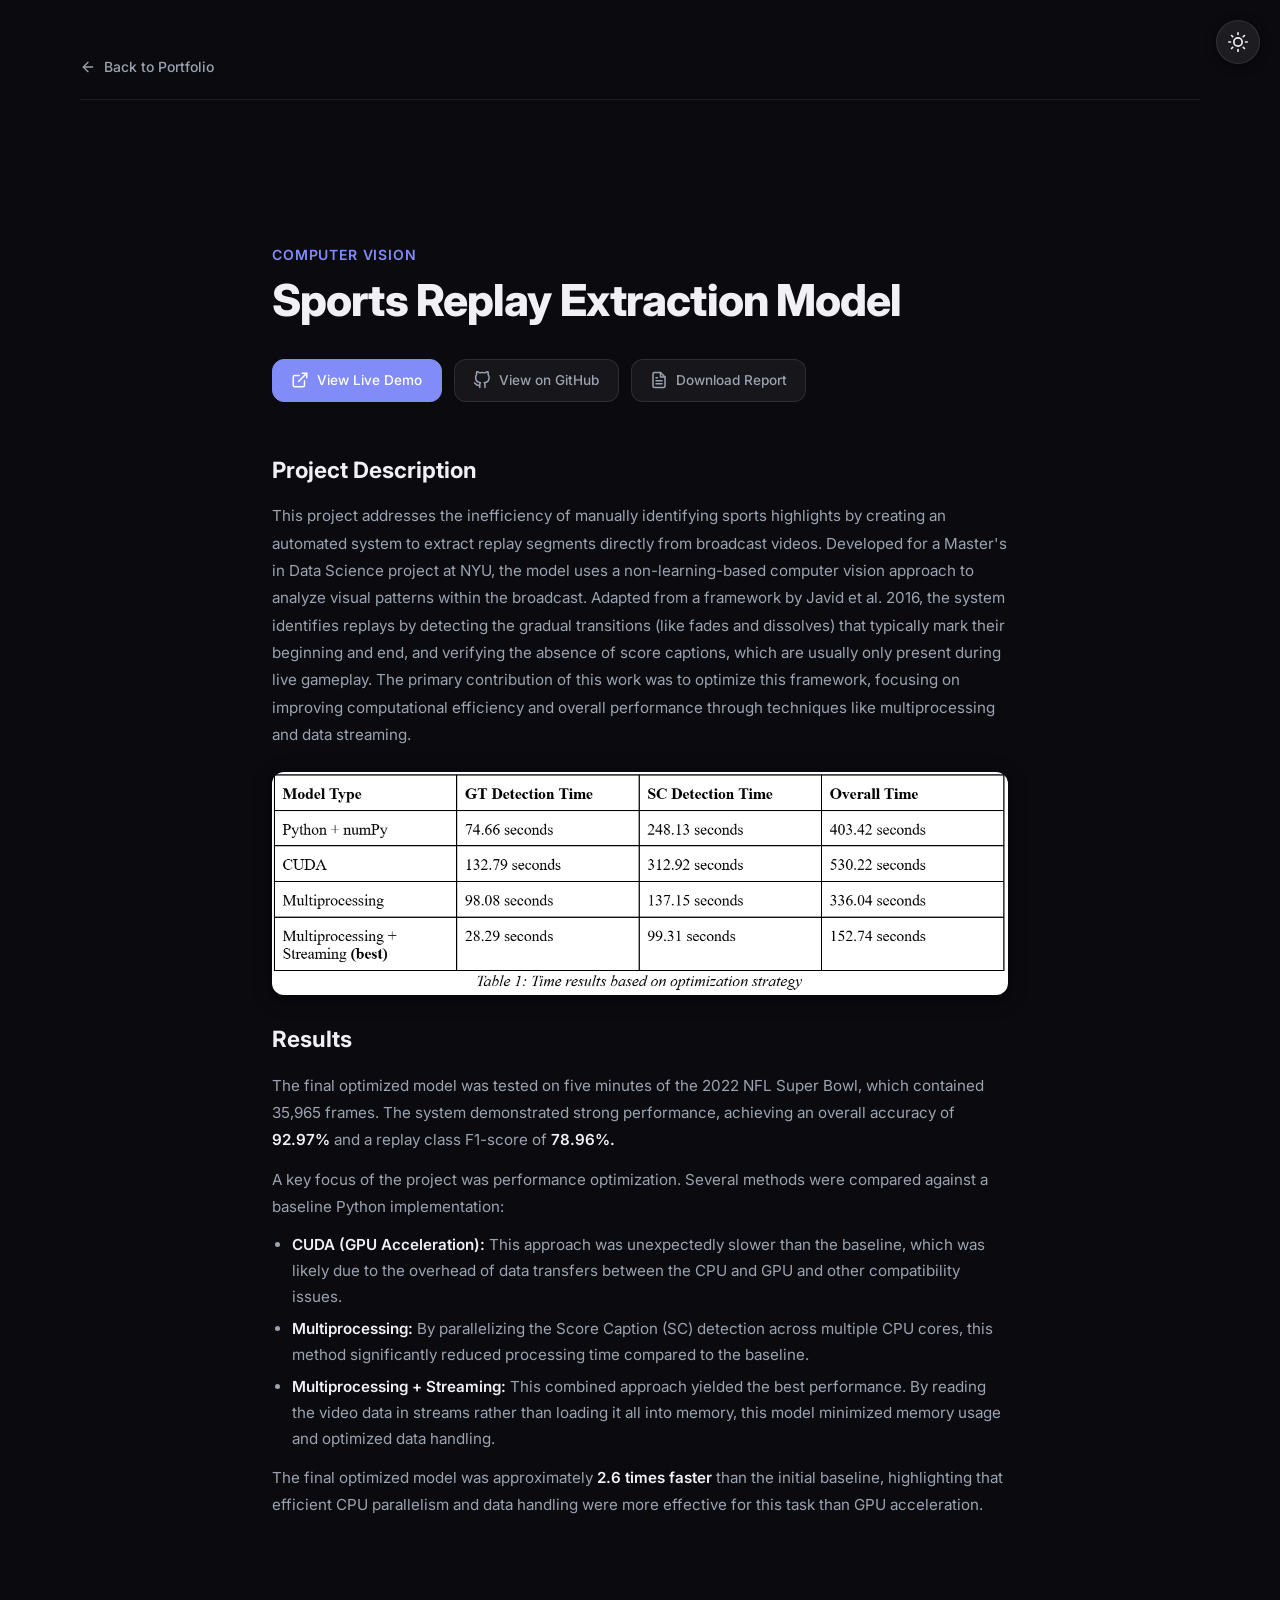
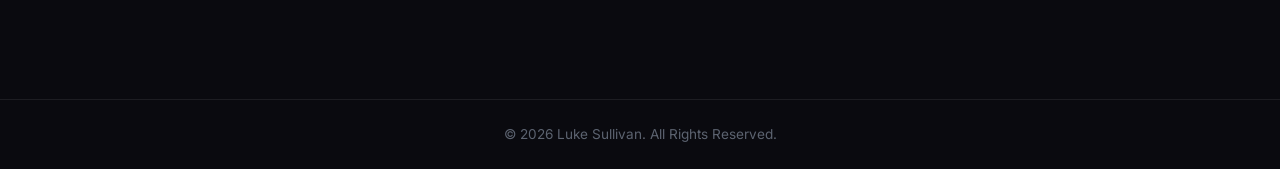
<file: projects/sports_replay.html>
<!DOCTYPE html>
<html lang="en" data-theme="dark">
<head>
    <meta charset="UTF-8">
    <meta name="viewport" content="width=device-width, initial-scale=1.0">
    <title>Replay Extraction – Luke Sullivan</title>
    <meta name="description" content="Sports Replay Extraction using non-learning computer vision techniques on NFL broadcast video.">
    <link rel="stylesheet" href="../styles.css">
</head>
<body>

    <!-- Theme Toggle -->
    <button class="theme-toggle" id="theme-toggle" aria-label="Toggle theme">
        <svg class="icon-sun" xmlns="http://www.w3.org/2000/svg" viewBox="0 0 24 24" fill="none" stroke="currentColor" stroke-width="2" stroke-linecap="round" stroke-linejoin="round">
            <circle cx="12" cy="12" r="5"></circle><line x1="12" y1="1" x2="12" y2="3"></line><line x1="12" y1="21" x2="12" y2="23"></line><line x1="4.22" y1="4.22" x2="5.64" y2="5.64"></line><line x1="18.36" y1="18.36" x2="19.78" y2="19.78"></line><line x1="1" y1="12" x2="3" y2="12"></line><line x1="21" y1="12" x2="23" y2="12"></line><line x1="4.22" y1="19.78" x2="5.64" y2="18.36"></line><line x1="18.36" y1="5.64" x2="19.78" y2="4.22"></line>
        </svg>
        <svg class="icon-moon" xmlns="http://www.w3.org/2000/svg" viewBox="0 0 24 24" fill="none" stroke="currentColor" stroke-width="2" stroke-linecap="round" stroke-linejoin="round">
            <path d="M21 12.79A9 9 0 1 1 11.21 3 7 7 0 0 0 21 12.79z"></path>
        </svg>
    </button>

    <!-- Back Nav -->
    <div class="container">
        <nav class="project-header-nav">
            <a href="../index.html" class="back-link">
                <svg xmlns="http://www.w3.org/2000/svg" viewBox="0 0 24 24" fill="none" stroke="currentColor" stroke-width="2" stroke-linecap="round" stroke-linejoin="round"><line x1="19" y1="12" x2="5" y2="12"></line><polyline points="12 19 5 12 12 5"></polyline></svg>
                Back to Portfolio
            </a>
        </nav>
    </div>

    <main class="container">
        <div class="project-detail">

            <!-- Header -->
            <p class="project-detail-category">Computer Vision</p>
            <h1 class="project-detail-title">Sports Replay Extraction Model</h1>

            <!-- Action Buttons -->
            <div class="action-buttons">
                <a href="https://youtu.be/JC8ebao24Hk" target="_blank" class="btn-action filled">
                    <svg xmlns="http://www.w3.org/2000/svg" viewBox="0 0 24 24" fill="none" stroke="currentColor" stroke-width="2" stroke-linecap="round" stroke-linejoin="round"><path d="M18 13v6a2 2 0 0 1-2 2H5a2 2 0 0 1-2-2V8a2 2 0 0 1 2-2h6"></path><polyline points="15 3 21 3 21 9"></polyline><line x1="10" y1="14" x2="21" y2="3"></line></svg>
                    View Live Demo
                </a>
                <a href="https://github.com/TheeLuke/Replay-Extraction.git" target="_blank" class="btn-action outline">
                    <svg xmlns="http://www.w3.org/2000/svg" viewBox="0 0 24 24" fill="none" stroke="currentColor" stroke-width="2" stroke-linecap="round" stroke-linejoin="round"><path d="M9 19c-5 1.5-5-2.5-7-3m14 6v-3.87a3.37 3.37 0 0 0-.94-2.61c3.14-.35 6.44-1.54 6.44-7A5.44 5.44 0 0 0 20 4.77 5.07 5.07 0 0 0 19.91 1S18.73.65 16 2.48a13.38 13.38 0 0 0-7 0C6.27.65 5.09 1 5.09 1A5.07 5.07 0 0 0 5 4.77a5.44 5.44 0 0 0-1.5 3.78c0 5.42 3.3 6.61 6.44 7A3.37 3.37 0 0 0 9 18.13V22"></path></svg>
                    View on GitHub
                </a>
                <a href="sports_replay.pdf" class="btn-action outline">
                    <svg xmlns="http://www.w3.org/2000/svg" viewBox="0 0 24 24" fill="none" stroke="currentColor" stroke-width="2" stroke-linecap="round" stroke-linejoin="round"><path d="M14 2H6a2 2 0 0 0-2 2v16a2 2 0 0 0 2 2h12a2 2 0 0 0 2-2V8z"></path><polyline points="14 2 14 8 20 8"></polyline><line x1="16" y1="13" x2="8" y2="13"></line><line x1="16" y1="17" x2="8" y2="17"></line><polyline points="10 9 9 9 8 9"></polyline></svg>
                    Download Report
                </a>
            </div>

            <!-- Content -->
            <div class="prose-content">
                <section>
                    <h2>Project Description</h2>
                    <p>This project addresses the inefficiency of manually identifying sports highlights by creating an automated system to extract replay segments directly from broadcast videos. Developed for a Master's in Data Science project at NYU, the model uses a non-learning-based computer vision approach to analyze visual patterns within the broadcast. Adapted from a framework by Javid et al. 2016, the system identifies replays by detecting the gradual transitions (like fades and dissolves) that typically mark their beginning and end, and verifying the absence of score captions, which are usually only present during live gameplay. The primary contribution of this work was to optimize this framework, focusing on improving computational efficiency and overall performance through techniques like multiprocessing and data streaming.</p>
                    <img src="sports_replay.png" alt="Sports Replay Extraction pipeline diagram"
                         onerror="this.onerror=null;this.src='https://placehold.co/800x450/1e1e2e/818cf8?text=Image+Not+Found';">
                </section>

                <section>
                    <h2>Results</h2>
                    <p>The final optimized model was tested on five minutes of the 2022 NFL Super Bowl, which contained 35,965 frames. The system demonstrated strong performance, achieving an overall accuracy of <strong>92.97%</strong> and a replay class F1-score of <strong>78.96%.</strong></p>
                    <p>A key focus of the project was performance optimization. Several methods were compared against a baseline Python implementation:</p>
                    <ul>
                        <li><strong>CUDA (GPU Acceleration):</strong> This approach was unexpectedly slower than the baseline, which was likely due to the overhead of data transfers between the CPU and GPU and other compatibility issues.</li>
                        <li><strong>Multiprocessing:</strong> By parallelizing the Score Caption (SC) detection across multiple CPU cores, this method significantly reduced processing time compared to the baseline.</li>
                        <li><strong>Multiprocessing + Streaming:</strong> This combined approach yielded the best performance. By reading the video data in streams rather than loading it all into memory, this model minimized memory usage and optimized data handling.</li>
                    </ul>
                    <p>The final optimized model was approximately <strong>2.6 times faster</strong> than the initial baseline, highlighting that efficient CPU parallelism and data handling were more effective for this task than GPU acceleration.</p>
                </section>
            </div>

        </div>
    </main>

    <footer class="project-footer">
        &copy; <span id="footer-year"></span> Luke Sullivan. All Rights Reserved.
    </footer>

    <script>
        (function() {
            const toggle = document.getElementById('theme-toggle');
            const html = document.documentElement;
            const saved = localStorage.getItem('theme');
            if (saved) html.setAttribute('data-theme', saved);
            toggle.addEventListener('click', () => {
                const next = html.getAttribute('data-theme') === 'dark' ? 'light' : 'dark';
                html.setAttribute('data-theme', next);
                localStorage.setItem('theme', next);
            });
            document.getElementById('footer-year').textContent = new Date().getFullYear();
        })();
    </script>
</body>
</html>
</file>
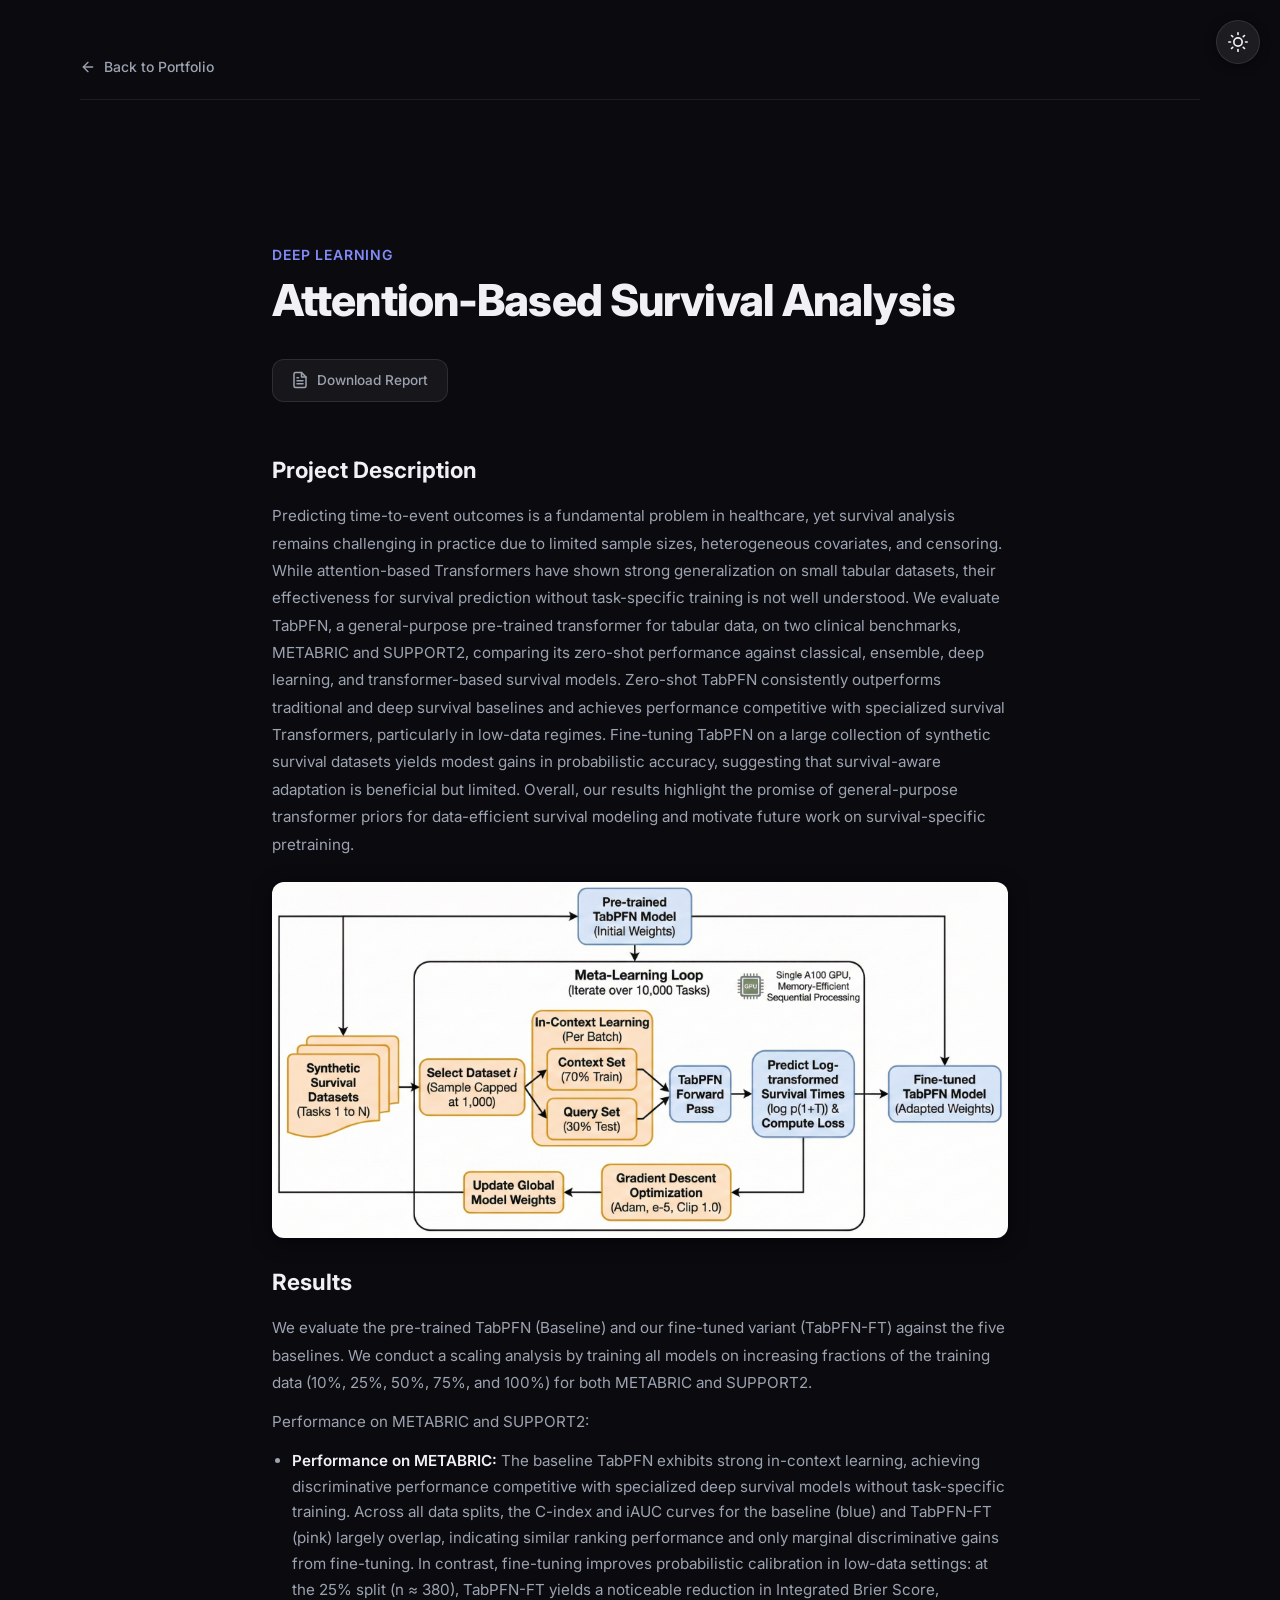
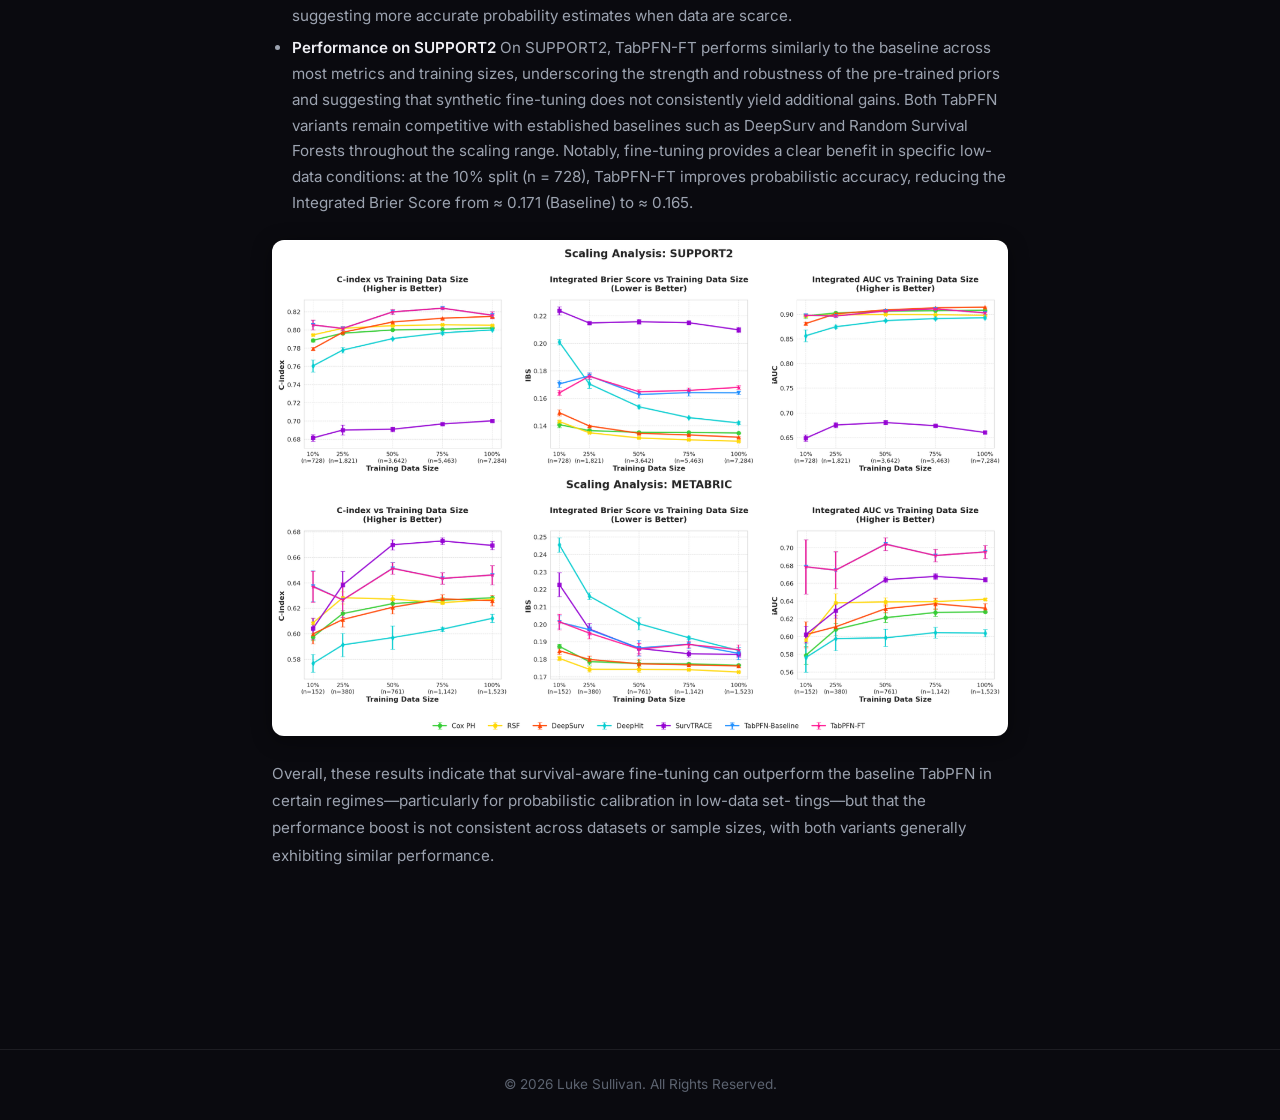
<file: projects/survival_analysis.html>
<!DOCTYPE html>
<html lang="en" data-theme="dark">

<head>
    <meta charset="UTF-8">
    <meta name="viewport" content="width=device-width, initial-scale=1.0">
    <title>Survival Analysis – Luke Sullivan</title>
    <meta name="description" content="">
    <link rel="stylesheet" href="../styles.css">
</head>

<body>

    <!-- Theme Toggle -->
    <button class="theme-toggle" id="theme-toggle" aria-label="Toggle theme">
        <svg class="icon-sun" xmlns="http://www.w3.org/2000/svg" viewBox="0 0 24 24" fill="none" stroke="currentColor"
            stroke-width="2" stroke-linecap="round" stroke-linejoin="round">
            <circle cx="12" cy="12" r="5"></circle>
            <line x1="12" y1="1" x2="12" y2="3"></line>
            <line x1="12" y1="21" x2="12" y2="23"></line>
            <line x1="4.22" y1="4.22" x2="5.64" y2="5.64"></line>
            <line x1="18.36" y1="18.36" x2="19.78" y2="19.78"></line>
            <line x1="1" y1="12" x2="3" y2="12"></line>
            <line x1="21" y1="12" x2="23" y2="12"></line>
            <line x1="4.22" y1="19.78" x2="5.64" y2="18.36"></line>
            <line x1="18.36" y1="5.64" x2="19.78" y2="4.22"></line>
        </svg>
        <svg class="icon-moon" xmlns="http://www.w3.org/2000/svg" viewBox="0 0 24 24" fill="none" stroke="currentColor"
            stroke-width="2" stroke-linecap="round" stroke-linejoin="round">
            <path d="M21 12.79A9 9 0 1 1 11.21 3 7 7 0 0 0 21 12.79z"></path>
        </svg>
    </button>

    <!-- Back Nav -->
    <div class="container">
        <nav class="project-header-nav">
            <a href="../index.html" class="back-link">
                <svg xmlns="http://www.w3.org/2000/svg" viewBox="0 0 24 24" fill="none" stroke="currentColor"
                    stroke-width="2" stroke-linecap="round" stroke-linejoin="round">
                    <line x1="19" y1="12" x2="5" y2="12"></line>
                    <polyline points="12 19 5 12 12 5"></polyline>
                </svg>
                Back to Portfolio
            </a>
        </nav>
    </div>

    <main class="container">
        <div class="project-detail">

            <!-- Header -->
            <p class="project-detail-category">Deep Learning</p>
            <h1 class="project-detail-title">Attention-Based Survival Analysis</h1>

            <!-- Action Buttons -->
            <div class="action-buttons">
                <a href="survival_analysis_report.pdf" class="btn-action outline">
                    <svg xmlns="http://www.w3.org/2000/svg" viewBox="0 0 24 24" fill="none" stroke="currentColor"
                        stroke-width="2" stroke-linecap="round" stroke-linejoin="round">
                        <path d="M14 2H6a2 2 0 0 0-2 2v16a2 2 0 0 0 2 2h12a2 2 0 0 0 2-2V8z"></path>
                        <polyline points="14 2 14 8 20 8"></polyline>
                        <line x1="16" y1="13" x2="8" y2="13"></line>
                        <line x1="16" y1="17" x2="8" y2="17"></line>
                        <polyline points="10 9 9 9 8 9"></polyline>
                    </svg>
                    Download Report
                </a>
            </div>

            <!-- Content -->
            <div class="prose-content">
                <section>
                    <h2>Project Description</h2>
                    <p>Predicting time-to-event outcomes is a fundamental problem in healthcare,
                        yet survival analysis remains challenging in practice due to limited sample sizes,
                        heterogeneous covariates, and censoring. While attention-based Transformers have
                        shown strong generalization on small tabular datasets, their effectiveness for
                        survival prediction without task-specific training is not well understood. We
                        evaluate TabPFN, a general-purpose pre-trained transformer for tabular data,
                        on two clinical benchmarks, METABRIC and SUPPORT2, comparing its zero-shot
                        performance against classical, ensemble, deep learning, and transformer-based
                        survival models. Zero-shot TabPFN consistently outperforms traditional and deep
                        survival baselines and achieves performance competitive with specialized survival
                        Transformers, particularly in low-data regimes. Fine-tuning TabPFN on a large
                        collection of synthetic survival datasets yields modest gains in probabilistic
                        accuracy, suggesting that survival-aware adaptation is beneficial but limited.
                        Overall, our results highlight the promise of general-purpose transformer priors
                        for data-efficient survival modeling and motivate future work on
                        survival-specific pretraining.
                    </p>
                    <img src="finetuning_diagram.png" alt="Survival Analysis diagram"
                        onerror="this.onerror=null;this.src='https://placehold.co/800x450/1e1e2e/818cf8?text=Image+Not+Found';">
                </section>

                <section>
                    <h2>Results</h2>
                    <p>We evaluate the pre-trained TabPFN (Baseline) and our fine-tuned variant (TabPFN-FT) against the
                        five baselines. We conduct a scaling analysis by training all models on increasing
                        fractions of the training data (10%, 25%, 50%, 75%, and 100%) for both METABRIC
                        and SUPPORT2.
                    </p>
                    <p>Performance on METABRIC and SUPPORT2:</p>
                    <ul>
                        <li><strong>Performance on METABRIC:</strong> The baseline TabPFN exhibits strong in-context
                            learning, achieving
                            discriminative performance competitive with specialized deep survival models without
                            task-specific
                            training. Across all data splits, the C-index and iAUC curves for the baseline (blue) and
                            TabPFN-FT
                            (pink) largely overlap, indicating similar ranking performance and only marginal
                            discriminative gains
                            from fine-tuning. In contrast, fine-tuning improves probabilistic calibration in low-data
                            settings: at the
                            25% split (n ≈ 380), TabPFN-FT yields a noticeable reduction in Integrated Brier Score,
                            suggesting
                            more accurate probability estimates when data are scarce.</li>
                        <li><strong>Performance on SUPPORT2</strong> On SUPPORT2, TabPFN-FT performs similarly to the
                            baseline across
                            most metrics and training sizes, underscoring the strength and robustness of the pre-trained
                            priors
                            and suggesting that synthetic fine-tuning does not consistently yield additional gains. Both
                            TabPFN
                            variants remain competitive with established baselines such as DeepSurv and Random Survival
                            Forests throughout the scaling range. Notably, fine-tuning provides a clear benefit in
                            specific low-data
                            conditions: at the 10% split (n = 728), TabPFN-FT improves probabilistic accuracy, reducing
                            the
                            Integrated Brier Score from ≈ 0.171 (Baseline) to ≈ 0.165.</li>
                    </ul>
                    <img src="results_plots.png" alt="Survival Analysis Results"
                        onerror="this.onerror=null;this.src='https://placehold.co/800x450/1e1e2e/818cf8?text=Image+Not+Found';">
                    <p>Overall, these results indicate that survival-aware fine-tuning can outperform
                        the baseline TabPFN in certain regimes—particularly for probabilistic calibration in low-data
                        set-
                        tings—but that the performance boost is not consistent across datasets or sample sizes, with
                        both
                        variants generally exhibiting similar performance.</p>
                </section>
            </div>

        </div>
    </main>

    <footer class="project-footer">
        &copy; <span id="footer-year"></span> Luke Sullivan. All Rights Reserved.
    </footer>

    <script>
        (function () {
            const toggle = document.getElementById('theme-toggle');
            const html = document.documentElement;
            const saved = localStorage.getItem('theme');
            if (saved) html.setAttribute('data-theme', saved);
            toggle.addEventListener('click', () => {
                const next = html.getAttribute('data-theme') === 'dark' ? 'light' : 'dark';
                html.setAttribute('data-theme', next);
                localStorage.setItem('theme', next);
            });
            document.getElementById('footer-year').textContent = new Date().getFullYear();
        })();
    </script>
</body>

</html>
</file>
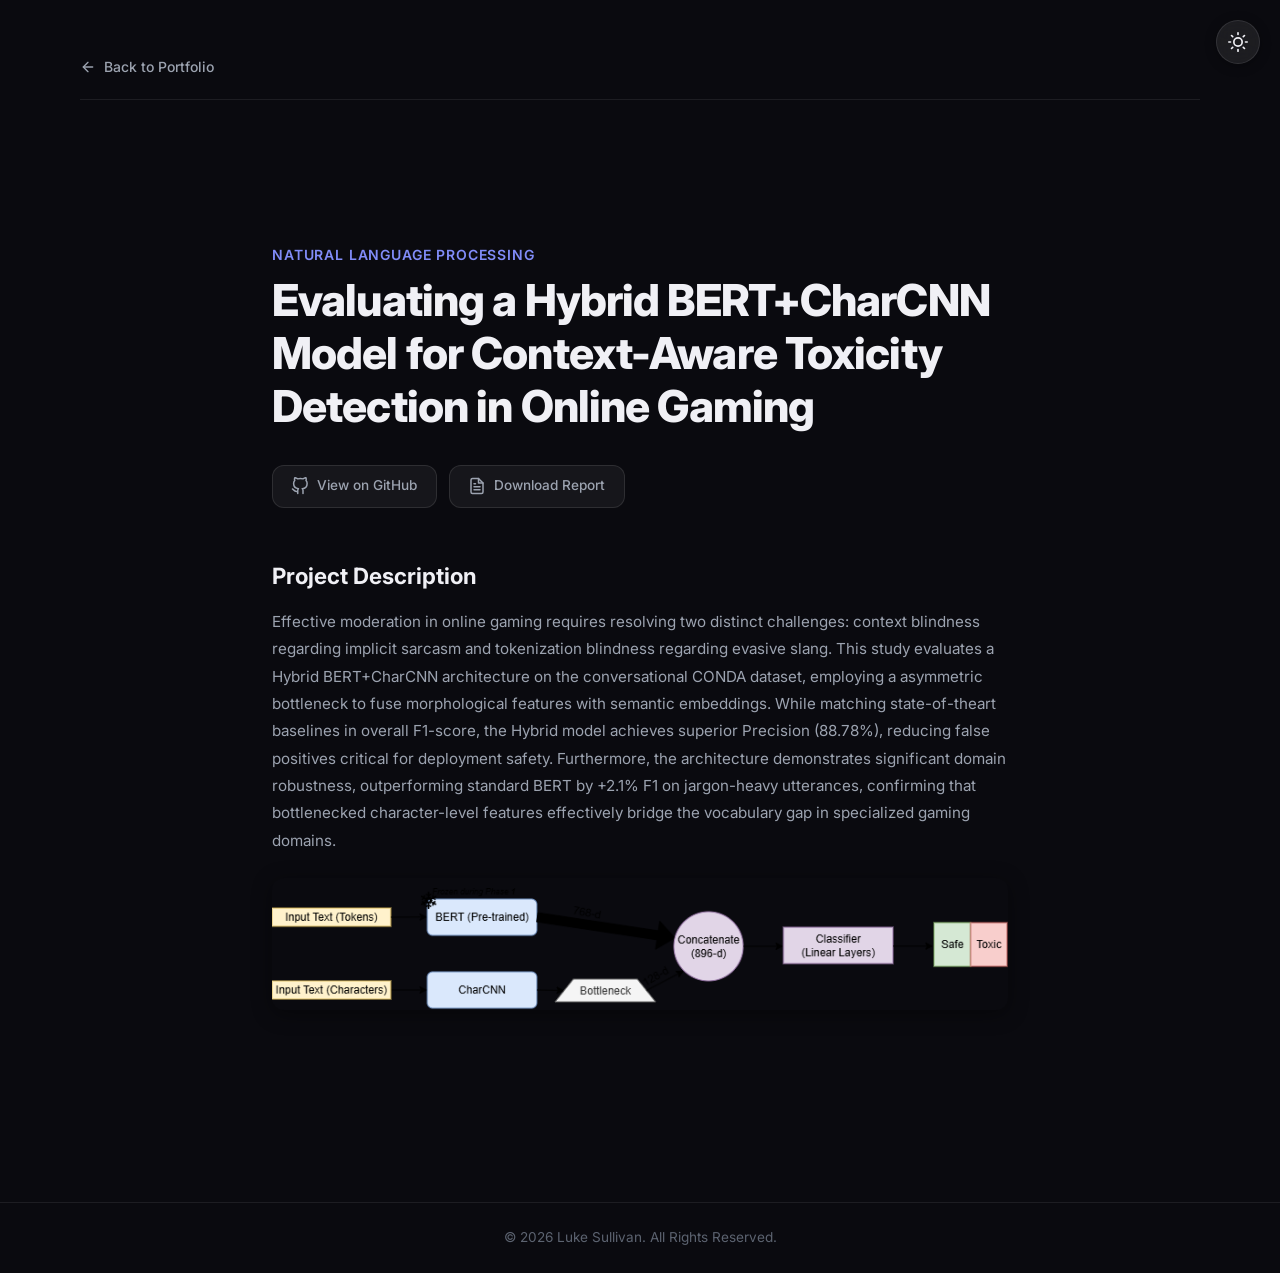
<file: projects/toxicity_detection.html>
<!DOCTYPE html>
<html lang="en" data-theme="dark">

<head>
    <meta charset="UTF-8">
    <meta name="viewport" content="width=device-width, initial-scale=1.0">
    <title>Toxicity Detection – Luke Sullivan</title>
    <meta name="description" content="">
    <link rel="stylesheet" href="../styles.css">
</head>

<body>

    <!-- Theme Toggle -->
    <button class="theme-toggle" id="theme-toggle" aria-label="Toggle theme">
        <svg class="icon-sun" xmlns="http://www.w3.org/2000/svg" viewBox="0 0 24 24" fill="none" stroke="currentColor"
            stroke-width="2" stroke-linecap="round" stroke-linejoin="round">
            <circle cx="12" cy="12" r="5"></circle>
            <line x1="12" y1="1" x2="12" y2="3"></line>
            <line x1="12" y1="21" x2="12" y2="23"></line>
            <line x1="4.22" y1="4.22" x2="5.64" y2="5.64"></line>
            <line x1="18.36" y1="18.36" x2="19.78" y2="19.78"></line>
            <line x1="1" y1="12" x2="3" y2="12"></line>
            <line x1="21" y1="12" x2="23" y2="12"></line>
            <line x1="4.22" y1="19.78" x2="5.64" y2="18.36"></line>
            <line x1="18.36" y1="5.64" x2="19.78" y2="4.22"></line>
        </svg>
        <svg class="icon-moon" xmlns="http://www.w3.org/2000/svg" viewBox="0 0 24 24" fill="none" stroke="currentColor"
            stroke-width="2" stroke-linecap="round" stroke-linejoin="round">
            <path d="M21 12.79A9 9 0 1 1 11.21 3 7 7 0 0 0 21 12.79z"></path>
        </svg>
    </button>

    <!-- Back Nav -->
    <div class="container">
        <nav class="project-header-nav">
            <a href="../index.html" class="back-link">
                <svg xmlns="http://www.w3.org/2000/svg" viewBox="0 0 24 24" fill="none" stroke="currentColor"
                    stroke-width="2" stroke-linecap="round" stroke-linejoin="round">
                    <line x1="19" y1="12" x2="5" y2="12"></line>
                    <polyline points="12 19 5 12 12 5"></polyline>
                </svg>
                Back to Portfolio
            </a>
        </nav>
    </div>

    <main class="container">
        <div class="project-detail">

            <!-- Header -->
            <p class="project-detail-category">Natural Language Processing</p>
            <h1 class="project-detail-title">Evaluating a Hybrid BERT+CharCNN Model for Context-Aware Toxicity
                Detection in Online Gaming</h1>

            <!-- Action Buttons -->
            <div class="action-buttons">
                <a href="https://github.com/TheeLuke/nlp-toxicity-classifier.git" target="_blank"
                    class="btn-action outline">
                    <svg xmlns="http://www.w3.org/2000/svg" viewBox="0 0 24 24" fill="none" stroke="currentColor"
                        stroke-width="2" stroke-linecap="round" stroke-linejoin="round">
                        <path
                            d="M9 19c-5 1.5-5-2.5-7-3m14 6v-3.87a3.37 3.37 0 0 0-.94-2.61c3.14-.35 6.44-1.54 6.44-7A5.44 5.44 0 0 0 20 4.77 5.07 5.07 0 0 0 19.91 1S18.73.65 16 2.48a13.38 13.38 0 0 0-7 0C6.27.65 5.09 1 5.09 1A5.07 5.07 0 0 0 5 4.77a5.44 5.44 0 0 0-1.5 3.78c0 5.42 3.3 6.61 6.44 7A3.37 3.37 0 0 0 9 18.13V22">
                        </path>
                    </svg>
                    View on GitHub
                </a>
                <a href="final_report_nlp.pdf" class="btn-action outline">
                    <svg xmlns="http://www.w3.org/2000/svg" viewBox="0 0 24 24" fill="none" stroke="currentColor"
                        stroke-width="2" stroke-linecap="round" stroke-linejoin="round">
                        <path d="M14 2H6a2 2 0 0 0-2 2v16a2 2 0 0 0 2 2h12a2 2 0 0 0 2-2V8z"></path>
                        <polyline points="14 2 14 8 20 8"></polyline>
                        <line x1="16" y1="13" x2="8" y2="13"></line>
                        <line x1="16" y1="17" x2="8" y2="17"></line>
                        <polyline points="10 9 9 9 8 9"></polyline>
                    </svg>
                    Download Report
                </a>
            </div>

            <!-- Content -->
            <div class="prose-content">
                <section>
                    <h2>Project Description</h2>
                    <p>Effective moderation in online gaming requires resolving two distinct challenges: context
                        blindness regarding implicit sarcasm and tokenization blindness regarding evasive slang. This
                        study evaluates a Hybrid BERT+CharCNN
                        architecture on the conversational CONDA
                        dataset, employing a asymmetric bottleneck
                        to fuse morphological features with semantic embeddings. While matching state-of-theart
                        baselines in overall F1-score, the Hybrid
                        model achieves superior Precision (88.78%),
                        reducing false positives critical for deployment safety. Furthermore, the architecture
                        demonstrates significant domain robustness,
                        outperforming standard BERT by +2.1% F1 on
                        jargon-heavy utterances, confirming that bottlenecked character-level features effectively
                        bridge the vocabulary gap in specialized gaming domains.
                    </p>
                    <img src="METHODOLOGY2.png" alt="Toxicity Detection diagram"
                        onerror="this.onerror=null;this.src='https://placehold.co/800x450/1e1e2e/818cf8?text=Image+Not+Found';">
                </section>
            </div>

        </div>
    </main>

    <footer class="project-footer">
        &copy; <span id="footer-year"></span> Luke Sullivan. All Rights Reserved.
    </footer>

    <script>
        (function () {
            const toggle = document.getElementById('theme-toggle');
            const html = document.documentElement;
            const saved = localStorage.getItem('theme');
            if (saved) html.setAttribute('data-theme', saved);
            toggle.addEventListener('click', () => {
                const next = html.getAttribute('data-theme') === 'dark' ? 'light' : 'dark';
                html.setAttribute('data-theme', next);
                localStorage.setItem('theme', next);
            });
            document.getElementById('footer-year').textContent = new Date().getFullYear();
        })();
    </script>
</body>

</html>
</file>
<file: styles.css>
/* ============================================================
   LUKE SULLIVAN — PORTFOLIO DESIGN SYSTEM
   Dark-first, modern glassmorphism bento layout
   ============================================================ */

/* ---------- FONTS ---------- */
@import url('https://fonts.googleapis.com/css2?family=Inter:wght@400;500;600;700;800&display=swap');

/* ---------- CSS CUSTOM PROPERTIES (DARK = DEFAULT) ---------- */
:root,
[data-theme="dark"] {
  --bg-base:        #0a0a0f;
  --bg-surface:     rgba(255, 255, 255, 0.04);
  --bg-surface-hover: rgba(255, 255, 255, 0.07);
  --bg-elevated:    rgba(255, 255, 255, 0.06);
  --bg-card:        rgba(255, 255, 255, 0.05);

  --border-subtle:  rgba(255, 255, 255, 0.08);
  --border-card:    rgba(255, 255, 255, 0.10);
  --border-hover:   rgba(255, 255, 255, 0.18);

  --text-primary:   #f0f0f5;
  --text-secondary: #9ca3b0;
  --text-muted:     #5c6370;

  --accent:         #818cf8;
  --accent-hover:   #6366f1;
  --accent-glow:    rgba(129, 140, 248, 0.25);
  --accent-soft:    rgba(129, 140, 248, 0.12);

  --shadow-card:    0 4px 24px rgba(0, 0, 0, 0.35);
  --shadow-hover:   0 8px 40px rgba(0, 0, 0, 0.45), 0 0 20px var(--accent-glow);
  --shadow-btn:     0 2px 12px rgba(0, 0, 0, 0.3);

  --glass-blur:     16px;
  --radius-lg:      1.25rem;
  --radius-md:      0.75rem;
  --radius-sm:      0.5rem;
  --radius-full:    9999px;

  /* social colors */
  --social-linkedin-bg: rgba(59, 130, 246, 0.12);
  --social-linkedin-hover: rgba(59, 130, 246, 0.22);
  --social-linkedin-text: #60a5fa;
  --social-github-bg: rgba(255, 255, 255, 0.06);
  --social-github-hover: rgba(255, 255, 255, 0.12);
  --social-github-text: #e0e0e5;
  --social-email-bg: rgba(239, 68, 68, 0.10);
  --social-email-hover: rgba(239, 68, 68, 0.20);
  --social-email-text: #f87171;
  --social-resume-bg: rgba(34, 197, 94, 0.10);
  --social-resume-hover: rgba(34, 197, 94, 0.20);
  --social-resume-text: #4ade80;

  /* filter pill */
  --filter-bg:       rgba(255,255,255,0.05);
  --filter-active-bg: var(--accent);
  --filter-active-text: #fff;
  --filter-text:     var(--text-secondary);

  /* project page */
  --prose-heading:   var(--text-primary);
  --prose-text:      var(--text-secondary);
  --prose-strong:    var(--text-primary);
  --btn-outline-bg:  rgba(255,255,255,0.05);
  --btn-outline-border: var(--border-card);
  --btn-outline-text: var(--text-secondary);
  --btn-outline-hover-bg: rgba(255,255,255,0.10);
  --header-border:   var(--border-subtle);

  --img-shadow:      0 4px 20px rgba(0,0,0,0.4);

  --toggle-bg:       rgba(255,255,255,0.08);
  --toggle-hover-bg: rgba(255,255,255,0.14);
}

[data-theme="light"] {
  --bg-base:        #f4f4f8;
  --bg-surface:     rgba(255, 255, 255, 0.70);
  --bg-surface-hover: rgba(255, 255, 255, 0.85);
  --bg-elevated:    rgba(255, 255, 255, 0.80);
  --bg-card:        rgba(255, 255, 255, 0.75);

  --border-subtle:  rgba(0, 0, 0, 0.06);
  --border-card:    rgba(0, 0, 0, 0.08);
  --border-hover:   rgba(0, 0, 0, 0.14);

  --text-primary:   #1a1a2e;
  --text-secondary: #5a5e6e;
  --text-muted:     #9ca3b0;

  --accent:         #6366f1;
  --accent-hover:   #4f46e5;
  --accent-glow:    rgba(99, 102, 241, 0.20);
  --accent-soft:    rgba(99, 102, 241, 0.08);

  --shadow-card:    0 4px 24px rgba(0, 0, 0, 0.06);
  --shadow-hover:   0 8px 40px rgba(0, 0, 0, 0.10), 0 0 20px var(--accent-glow);
  --shadow-btn:     0 2px 12px rgba(0, 0, 0, 0.08);

  /* social colors */
  --social-linkedin-bg: rgba(59, 130, 246, 0.08);
  --social-linkedin-hover: rgba(59, 130, 246, 0.16);
  --social-linkedin-text: #2563eb;
  --social-github-bg: rgba(0, 0, 0, 0.04);
  --social-github-hover: rgba(0, 0, 0, 0.08);
  --social-github-text: #1a1a2e;
  --social-email-bg: rgba(239, 68, 68, 0.06);
  --social-email-hover: rgba(239, 68, 68, 0.14);
  --social-email-text: #dc2626;
  --social-resume-bg: rgba(34, 197, 94, 0.06);
  --social-resume-hover: rgba(34, 197, 94, 0.14);
  --social-resume-text: #16a34a;

  /* filter pill */
  --filter-bg:       rgba(0,0,0,0.04);
  --filter-active-bg: var(--accent);
  --filter-active-text: #fff;
  --filter-text:     var(--text-secondary);

  /* project page */
  --btn-outline-bg:  #fff;
  --btn-outline-border: rgba(0,0,0,0.12);
  --btn-outline-text: var(--text-secondary);
  --btn-outline-hover-bg: rgba(0,0,0,0.04);
  --header-border:   rgba(0,0,0,0.08);

  --img-shadow:      0 4px 20px rgba(0,0,0,0.10);

  --toggle-bg:       rgba(0,0,0,0.06);
  --toggle-hover-bg: rgba(0,0,0,0.10);
}

/* ---------- RESET & BASE ---------- */
*, *::before, *::after {
  margin: 0;
  padding: 0;
  box-sizing: border-box;
}

html {
  scroll-behavior: smooth;
  -webkit-font-smoothing: antialiased;
  -moz-osx-font-smoothing: grayscale;
}

body {
  font-family: 'Inter', -apple-system, BlinkMacSystemFont, 'Segoe UI', sans-serif;
  background-color: var(--bg-base);
  color: var(--text-primary);
  line-height: 1.6;
  min-height: 100vh;
  transition: background-color 0.4s ease, color 0.4s ease;
}

a {
  color: inherit;
  text-decoration: none;
}

img {
  max-width: 100%;
  display: block;
}

/* ---------- THEME TOGGLE ---------- */
.theme-toggle {
  position: fixed;
  top: 1.25rem;
  right: 1.25rem;
  z-index: 1000;
  width: 44px;
  height: 44px;
  border-radius: var(--radius-full);
  border: 1px solid var(--border-card);
  background: var(--toggle-bg);
  backdrop-filter: blur(12px);
  -webkit-backdrop-filter: blur(12px);
  cursor: pointer;
  display: flex;
  align-items: center;
  justify-content: center;
  color: var(--text-primary);
  transition: all 0.3s ease;
  box-shadow: var(--shadow-btn);
}

.theme-toggle:hover {
  background: var(--toggle-hover-bg);
  border-color: var(--border-hover);
  transform: scale(1.08);
}

.theme-toggle svg {
  width: 20px;
  height: 20px;
  transition: transform 0.4s ease;
}

.theme-toggle:hover svg {
  transform: rotate(20deg);
}

.theme-toggle .icon-sun,
.theme-toggle .icon-moon {
  position: absolute;
  transition: opacity 0.3s ease, transform 0.4s ease;
}

[data-theme="dark"] .theme-toggle .icon-sun {
  opacity: 1;
  transform: rotate(0deg);
}
[data-theme="dark"] .theme-toggle .icon-moon {
  opacity: 0;
  transform: rotate(-90deg);
}
[data-theme="light"] .theme-toggle .icon-sun {
  opacity: 0;
  transform: rotate(90deg);
}
[data-theme="light"] .theme-toggle .icon-moon {
  opacity: 1;
  transform: rotate(0deg);
}

/* ---------- LAYOUT ---------- */
.container {
  max-width: 1200px;
  margin: 0 auto;
  padding: 1.5rem;
}

@media (min-width: 768px) {
  .container {
    padding: 2.5rem;
  }
}

/* ---------- BENTO GRID (Homepage) ---------- */
.bento-grid {
  display: grid;
  grid-template-columns: 1fr;
  gap: 1rem;
}

@media (min-width: 768px) {
  .bento-grid {
    grid-template-columns: repeat(3, 1fr);
    gap: 1.25rem;
  }
}

@media (min-width: 1024px) {
  .bento-grid {
    grid-template-columns: repeat(4, 1fr);
    gap: 1.25rem;
  }
}

/* Span helpers */
.col-span-1 { grid-column: span 1; }
.col-span-2 { grid-column: span 1; }
.col-span-3 { grid-column: span 1; }
.col-span-full { grid-column: 1 / -1; }

@media (min-width: 768px) {
  .col-span-2 { grid-column: span 2; }
  .col-span-3 { grid-column: span 3; }
  .md-col-span-1 { grid-column: span 1; }
  .md-row-span-2 { grid-row: span 2; }
}

@media (min-width: 1024px) {
  .lg-col-span-1 { grid-column: span 1; }
  .lg-col-span-2 { grid-column: span 2; }
  .lg-col-span-3 { grid-column: span 3; }
  .lg-row-span-2 { grid-row: span 2; }
}

/* ---------- BENTO CARD ---------- */
.bento-card {
  background: var(--bg-card);
  backdrop-filter: blur(var(--glass-blur));
  -webkit-backdrop-filter: blur(var(--glass-blur));
  border: 1px solid var(--border-card);
  border-radius: var(--radius-lg);
  padding: 1.5rem;
  transition: all 0.35s cubic-bezier(0.25, 0.46, 0.45, 0.94);
  position: relative;
  overflow: hidden;
}

.bento-card:hover {
  border-color: var(--border-hover);
  box-shadow: var(--shadow-hover);
  transform: translateY(-3px);
}

/* Subtle top-edge shine */
.bento-card::before {
  content: '';
  position: absolute;
  top: 0;
  left: 0;
  right: 0;
  height: 1px;
  background: linear-gradient(90deg, transparent, rgba(255,255,255,0.08), transparent);
  pointer-events: none;
}

/* ---------- PROFILE CARD ---------- */
.profile-card {
  display: flex;
  flex-direction: column;
  align-items: center;
  text-align: center;
  justify-content: center;
}

.profile-photo-wrapper {
  position: relative;
  width: 140px;
  height: 140px;
  margin-bottom: 1.5rem;
}

.profile-photo {
  width: 100%;
  height: 100%;
  object-fit: cover;
  border-radius: 50%;
  border: 3px solid var(--border-card);
  transition: border-color 0.3s ease;
}

.profile-card:hover .profile-photo {
  border-color: var(--accent);
}

.status-dot {
  position: absolute;
  bottom: 6px;
  right: 6px;
  width: 16px;
  height: 16px;
  background-color: #22c55e;
  border: 3px solid var(--bg-base);
  border-radius: 50%;
  transition: border-color 0.4s ease;
}

.profile-name {
  font-size: 1.5rem;
  font-weight: 700;
  color: var(--text-primary);
  margin-bottom: 0.25rem;
}

.profile-title {
  color: var(--text-secondary);
  font-size: 0.95rem;
  font-weight: 500;
  margin-bottom: 1.5rem;
  line-height: 1.5;
}

.btn-primary {
  display: inline-flex;
  align-items: center;
  justify-content: center;
  padding: 0.65rem 1.5rem;
  background: var(--accent);
  color: #fff;
  border: none;
  border-radius: var(--radius-full);
  font-size: 0.9rem;
  font-weight: 600;
  cursor: pointer;
  transition: all 0.3s ease;
  width: 100%;
  text-align: center;
  box-shadow: var(--shadow-btn);
}

.btn-primary:hover {
  background: var(--accent-hover);
  transform: translateY(-1px);
  box-shadow: 0 4px 20px var(--accent-glow);
}

/* ---------- HERO CARD ---------- */
.hero-card {
  display: flex;
  flex-direction: column;
  justify-content: center;
}

.hero-heading {
  font-size: 1.75rem;
  font-weight: 800;
  color: var(--text-primary);
  margin-bottom: 0.75rem;
  line-height: 1.25;
}

@media (min-width: 768px) {
  .hero-heading {
    font-size: 2.25rem;
  }
}

.hero-heading .accent {
  color: var(--accent);
}

.hero-sub {
  font-size: 1.05rem;
  color: var(--text-secondary);
  line-height: 1.65;
}

/* ---------- SOCIAL LINKS CARD ---------- */
.social-card {
  display: flex;
  flex-direction: column;
}

.social-grid {
  display: grid;
  grid-template-columns: repeat(2, 1fr);
  gap: 0.6rem;
  padding: 0.25rem;
  flex: 1;
  height: 100%;
}

.social-link {
  display: flex;
  flex-direction: column;
  align-items: center;
  justify-content: center;
  padding: 0.75rem 0.5rem;
  border-radius: var(--radius-md);
  transition: all 0.25s ease;
  gap: 0.35rem;
}

.social-link svg {
  width: 26px;
  height: 26px;
  transition: transform 0.25s ease;
}

.social-link:hover svg {
  transform: scale(1.15);
}

.social-link span {
  font-size: 0.7rem;
  font-weight: 600;
  letter-spacing: 0.02em;
}

/* Individual social colors */
.social-link.linkedin {
  background: var(--social-linkedin-bg);
  color: var(--social-linkedin-text);
}
.social-link.linkedin:hover { background: var(--social-linkedin-hover); }

.social-link.github {
  background: var(--social-github-bg);
  color: var(--social-github-text);
}
.social-link.github:hover { background: var(--social-github-hover); }

.social-link.email {
  background: var(--social-email-bg);
  color: var(--social-email-text);
}
.social-link.email:hover { background: var(--social-email-hover); }

.social-link.resume {
  background: var(--social-resume-bg);
  color: var(--social-resume-text);
}
.social-link.resume:hover { background: var(--social-resume-hover); }

/* ---------- ABOUT CARD ---------- */
.section-label {
  display: flex;
  align-items: center;
  gap: 0.5rem;
  font-size: 1.05rem;
  font-weight: 700;
  color: var(--text-primary);
  margin-bottom: 0.75rem;
}

.section-dot {
  width: 8px;
  height: 8px;
  border-radius: 50%;
  flex-shrink: 0;
}

.section-dot.indigo { background: var(--accent); }
.section-dot.purple { background: #a78bfa; }

.about-text {
  color: var(--text-secondary);
  font-size: 0.92rem;
  line-height: 1.7;
}

@media (min-width: 768px) {
  .about-text {
    font-size: 0.95rem;
  }
}

/* ---------- SKILLS CARD ---------- */
.skills-card {
  display: flex;
  flex-direction: column;
  overflow: hidden;
}

.skills-section {
  margin-bottom: 1rem;
}

.skills-section:last-child {
  margin-bottom: 0;
}

.skills-category {
  font-size: 0.7rem;
  font-weight: 700;
  color: var(--text-muted);
  text-transform: uppercase;
  letter-spacing: 0.08em;
  margin-bottom: 0.5rem;
}

.skills-tags {
  display: flex;
  flex-wrap: wrap;
  gap: 0.4rem;
}

.skill-pill {
  padding: 0.3rem 0.65rem;
  background: var(--bg-elevated);
  color: var(--text-secondary);
  border-radius: var(--radius-sm);
  font-size: 0.78rem;
  font-weight: 500;
  border: 1px solid var(--border-subtle);
  transition: all 0.25s ease;
}

.skill-pill:hover {
  background: var(--accent-soft);
  color: var(--accent);
  border-color: var(--accent-glow);
}

/* ---------- PROJECTS HEADER ---------- */
.projects-header {
  display: flex;
  flex-direction: column;
  gap: 1rem;
  padding: 0 0.25rem;
  margin-top: 1.5rem;
}

@media (min-width: 768px) {
  .projects-header {
    flex-direction: row;
    justify-content: space-between;
    align-items: center;
  }
}

.projects-title {
  font-size: 1.75rem;
  font-weight: 800;
  color: var(--text-primary);
}

.projects-subtitle {
  font-size: 0.85rem;
  color: var(--text-muted);
  margin-top: 0.15rem;
}

/* ---------- FILTER TABS ---------- */
.filter-tabs {
  display: flex;
  gap: 0.25rem;
  background: var(--bg-surface);
  border: 1px solid var(--border-subtle);
  border-radius: var(--radius-md);
  padding: 0.25rem;
}

.filter-btn {
  padding: 0.5rem 1rem;
  border: none;
  border-radius: var(--radius-sm);
  font-size: 0.85rem;
  font-weight: 500;
  cursor: pointer;
  transition: all 0.25s ease;
  background: transparent;
  color: var(--filter-text);
  font-family: inherit;
}

.filter-btn:hover {
  background: var(--bg-surface-hover);
}

.filter-btn.active {
  background: var(--filter-active-bg);
  color: var(--filter-active-text);
  box-shadow: var(--shadow-btn);
}

/* ---------- PROJECT CARDS ---------- */
.projects-grid {
  display: grid;
  grid-template-columns: 1fr;
  gap: 1.25rem;
  margin-top: 1.25rem;
}

@media (min-width: 640px) {
  .projects-grid {
    grid-template-columns: repeat(2, 1fr);
  }
}

@media (min-width: 1024px) {
  .projects-grid {
    grid-template-columns: repeat(3, 1fr);
  }
}

.project-card {
  position: relative;
  overflow: hidden;
  border-radius: var(--radius-lg);
  height: 260px;
  border: 1px solid var(--border-card);
  transition: all 0.4s cubic-bezier(0.25, 0.46, 0.45, 0.94);
  display: block;
  cursor: pointer;
}

.project-card:hover {
  border-color: var(--border-hover);
  box-shadow: var(--shadow-hover);
  transform: translateY(-4px);
}

.project-bg {
  position: absolute;
  inset: 0;
  background-size: cover;
  background-position: center;
  transition: transform 0.6s cubic-bezier(0.25, 0.46, 0.45, 0.94);
}

.project-card:hover .project-bg {
  transform: scale(1.08);
}

.project-overlay {
  position: absolute;
  inset: 0;
  background: linear-gradient(to top, rgba(0,0,0,0.85) 0%, rgba(0,0,0,0.2) 50%, transparent 100%);
}

.project-info {
  position: absolute;
  bottom: 0;
  left: 0;
  padding: 1.5rem;
  color: #fff;
}

.project-category-label {
  font-size: 0.75rem;
  font-weight: 600;
  color: var(--accent);
  margin-bottom: 0.25rem;
  letter-spacing: 0.02em;
}

.project-card[data-category="development"] .project-category-label {
  color: #c084fc;
}

.project-card[data-category="other"] .project-category-label {
  color: #f472b6;
}

.project-card-title {
  font-size: 1.1rem;
  font-weight: 700;
  line-height: 1.3;
  transition: color 0.3s ease;
}

.project-card:hover .project-card-title {
  color: var(--accent);
}

/* Hidden project cards */
.project-card.hidden {
  display: none;
}

/* ---------- FOOTER ---------- */
.site-footer {
  text-align: center;
  padding: 2.5rem 1rem;
  margin-top: 3rem;
  color: var(--text-muted);
  font-size: 0.85rem;
  border-top: 1px solid var(--border-subtle);
}

/* ---------- ENTRANCE ANIMATIONS ---------- */
@keyframes fadeUp {
  from {
    opacity: 0;
    transform: translateY(20px);
  }
  to {
    opacity: 1;
    transform: translateY(0);
  }
}

.bento-card,
.project-card {
  animation: fadeUp 0.5s ease backwards;
}

.bento-card:nth-child(1) { animation-delay: 0.05s; }
.bento-card:nth-child(2) { animation-delay: 0.10s; }
.bento-card:nth-child(3) { animation-delay: 0.15s; }
.bento-card:nth-child(4) { animation-delay: 0.20s; }
.bento-card:nth-child(5) { animation-delay: 0.25s; }

.project-card:nth-child(1) { animation-delay: 0.05s; }
.project-card:nth-child(2) { animation-delay: 0.10s; }
.project-card:nth-child(3) { animation-delay: 0.15s; }
.project-card:nth-child(4) { animation-delay: 0.20s; }
.project-card:nth-child(5) { animation-delay: 0.25s; }
.project-card:nth-child(6) { animation-delay: 0.30s; }
.project-card:nth-child(7) { animation-delay: 0.35s; }

/* ============================================================
   PROJECT DETAIL PAGES
   ============================================================ */

/* Back nav header */
.project-header-nav {
  border-bottom: 1px solid var(--header-border);
  padding: 1rem 0;
  transition: border-color 0.4s ease;
}

.back-link {
  display: inline-flex;
  align-items: center;
  gap: 0.5rem;
  font-size: 0.875rem;
  font-weight: 500;
  color: var(--text-secondary);
  transition: color 0.25s ease;
}

.back-link:hover {
  color: var(--accent);
}

.back-link svg {
  width: 16px;
  height: 16px;
}

/* Project detail layout */
.project-detail {
  max-width: 800px;
  margin: 0 auto;
  padding: 3rem 1.5rem;
}

@media (min-width: 768px) {
  .project-detail {
    padding: 4rem 2rem;
  }
}

.project-detail-category {
  font-size: 0.875rem;
  font-weight: 600;
  color: var(--accent);
  text-transform: uppercase;
  letter-spacing: 0.06em;
}

.project-detail-title {
  font-size: 2rem;
  font-weight: 800;
  color: var(--text-primary);
  margin-top: 0.5rem;
  letter-spacing: -0.02em;
  line-height: 1.2;
}

@media (min-width: 768px) {
  .project-detail-title {
    font-size: 2.75rem;
  }
}

/* Action buttons row */
.action-buttons {
  display: flex;
  flex-wrap: wrap;
  gap: 0.75rem;
  margin-top: 2rem;
  margin-bottom: 3rem;
}

.btn-action {
  display: inline-flex;
  align-items: center;
  gap: 0.5rem;
  padding: 0.6rem 1.15rem;
  border-radius: var(--radius-md);
  font-size: 0.85rem;
  font-weight: 500;
  transition: all 0.25s ease;
  border: 1px solid var(--btn-outline-border);
  cursor: pointer;
  font-family: inherit;
}

.btn-action svg {
  width: 18px;
  height: 18px;
}

.btn-action.filled {
  background: var(--accent);
  color: #fff;
  border-color: var(--accent);
}

.btn-action.filled:hover {
  background: var(--accent-hover);
  box-shadow: 0 4px 20px var(--accent-glow);
}

.btn-action.outline {
  background: var(--btn-outline-bg);
  color: var(--btn-outline-text);
}

.btn-action.outline:hover {
  background: var(--btn-outline-hover-bg);
  border-color: var(--border-hover);
  color: var(--text-primary);
}

/* Prose content */
.prose-content {
  color: var(--prose-text);
  line-height: 1.8;
  font-size: 0.95rem;
}

.prose-content h2 {
  font-size: 1.4rem;
  font-weight: 700;
  color: var(--prose-heading);
  margin-top: 2.5rem;
  margin-bottom: 0.75rem;
}

.prose-content h2:first-child {
  margin-top: 0;
}

.prose-content p {
  margin-bottom: 0.75rem;
  color: var(--prose-text);
}

.prose-content b, .prose-content strong {
  color: var(--prose-strong);
  font-weight: 600;
}

.prose-content ul {
  margin: 0.5rem 0 0.75rem 1.25rem;
  color: var(--prose-text);
}

.prose-content li {
  margin-bottom: 0.4rem;
  line-height: 1.7;
}

.prose-content img {
  border-radius: var(--radius-md);
  box-shadow: var(--img-shadow);
  margin: 1.5rem 0;
  transition: box-shadow 0.3s ease;
}

.prose-content img:hover {
  box-shadow: var(--shadow-hover);
}

/* Project page footer */
.project-footer {
  border-top: 1px solid var(--border-subtle);
  padding: 1.5rem;
  text-align: center;
  color: var(--text-muted);
  font-size: 0.85rem;
  margin-top: 4rem;
  transition: border-color 0.4s ease;
}

/* ---------- SCROLLBAR ---------- */
::-webkit-scrollbar {
  width: 8px;
}

::-webkit-scrollbar-track {
  background: var(--bg-base);
}

::-webkit-scrollbar-thumb {
  background: var(--border-card);
  border-radius: 4px;
}

::-webkit-scrollbar-thumb:hover {
  background: var(--text-muted);
}

/* ---------- SELECTION ---------- */
::selection {
  background: var(--accent-glow);
  color: var(--text-primary);
}

/* ---------- UTILITY ---------- */
.sr-only {
  position: absolute;
  width: 1px;
  height: 1px;
  padding: 0;
  margin: -1px;
  overflow: hidden;
  clip: rect(0,0,0,0);
  white-space: nowrap;
  border-width: 0;
}
</file>
